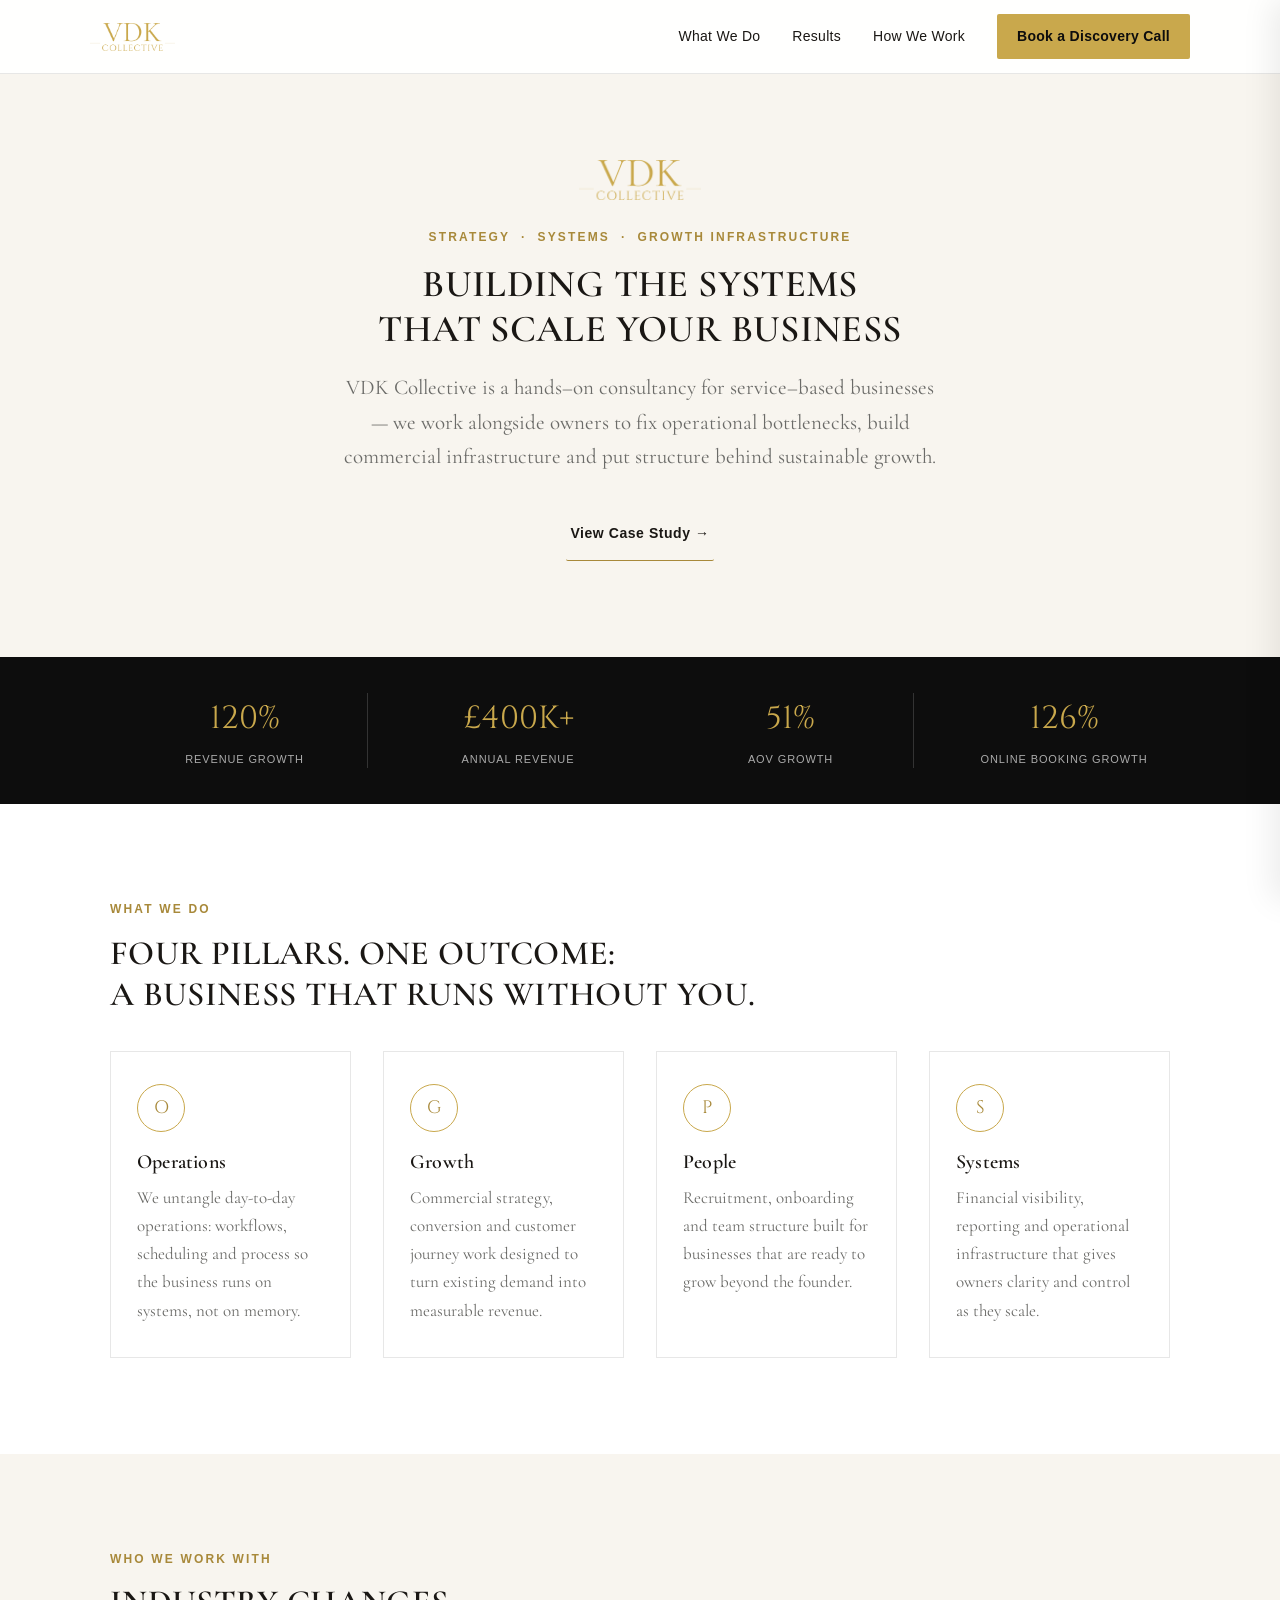
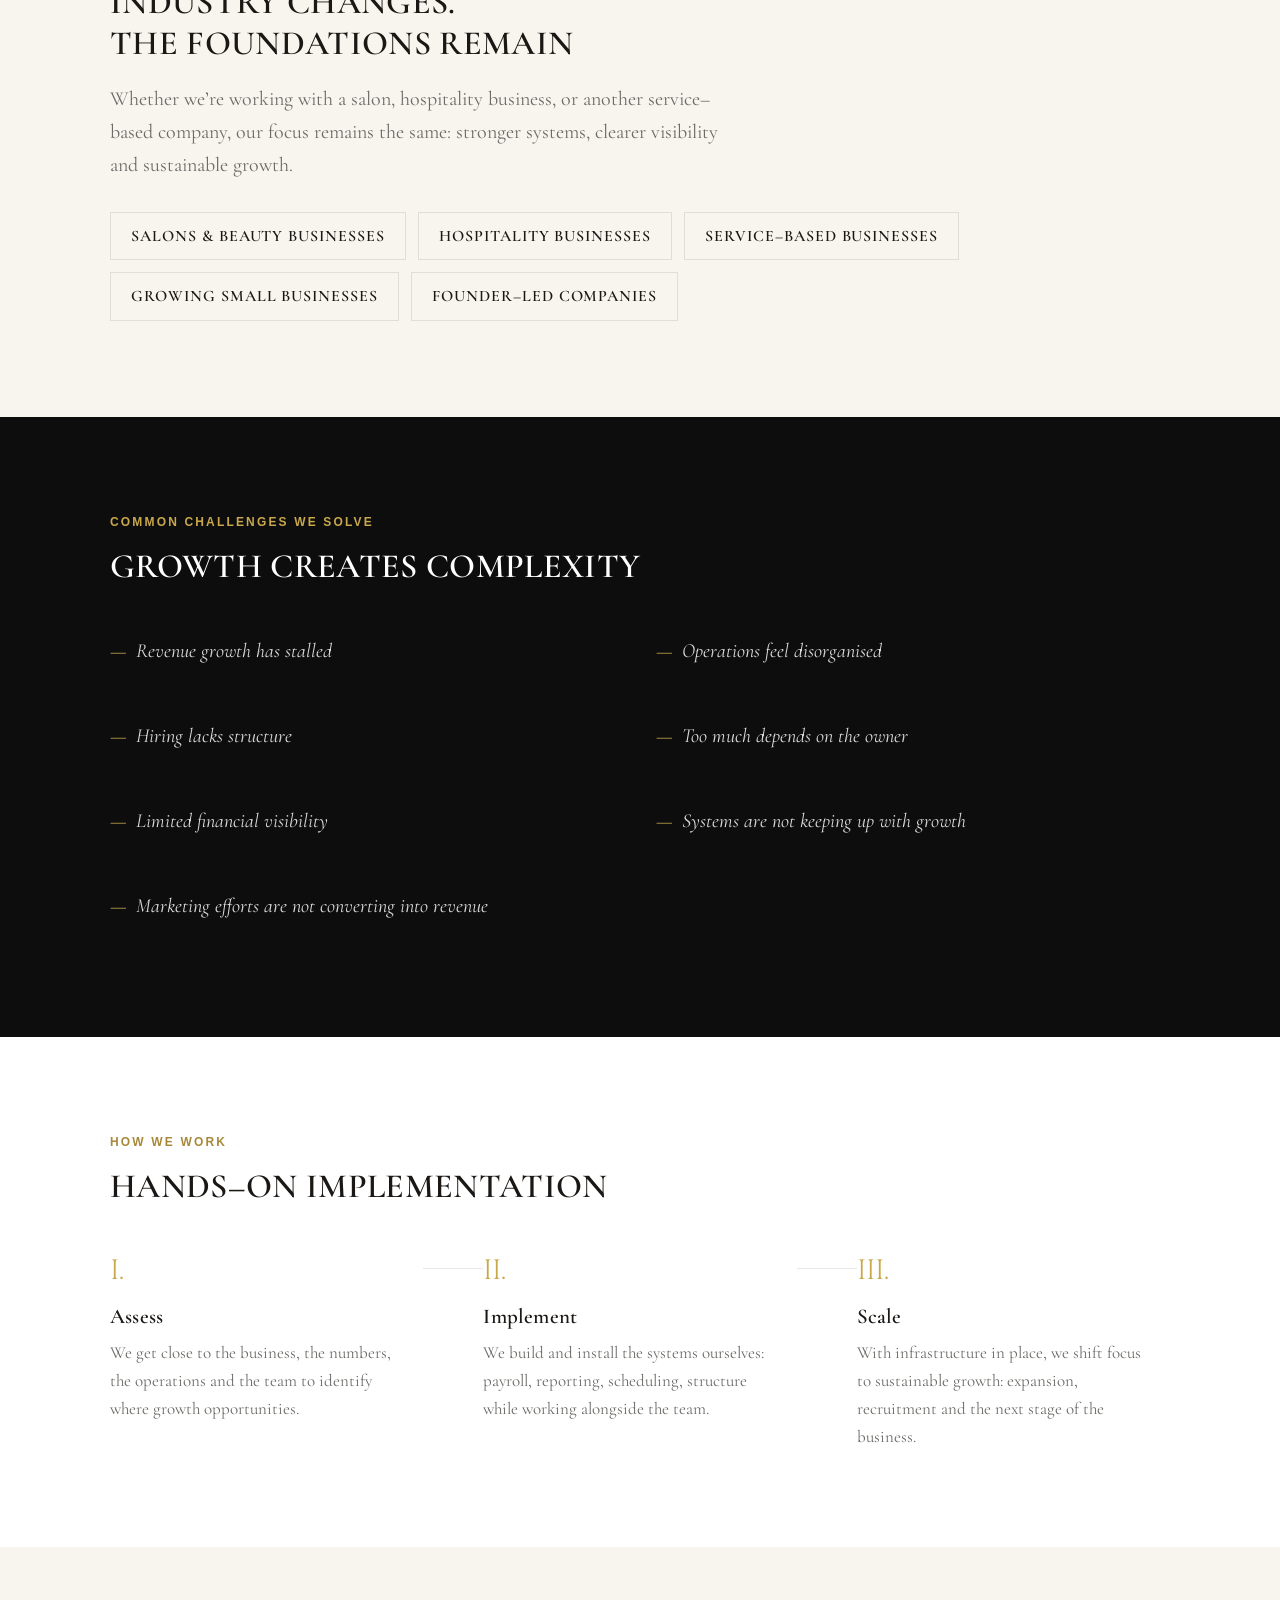
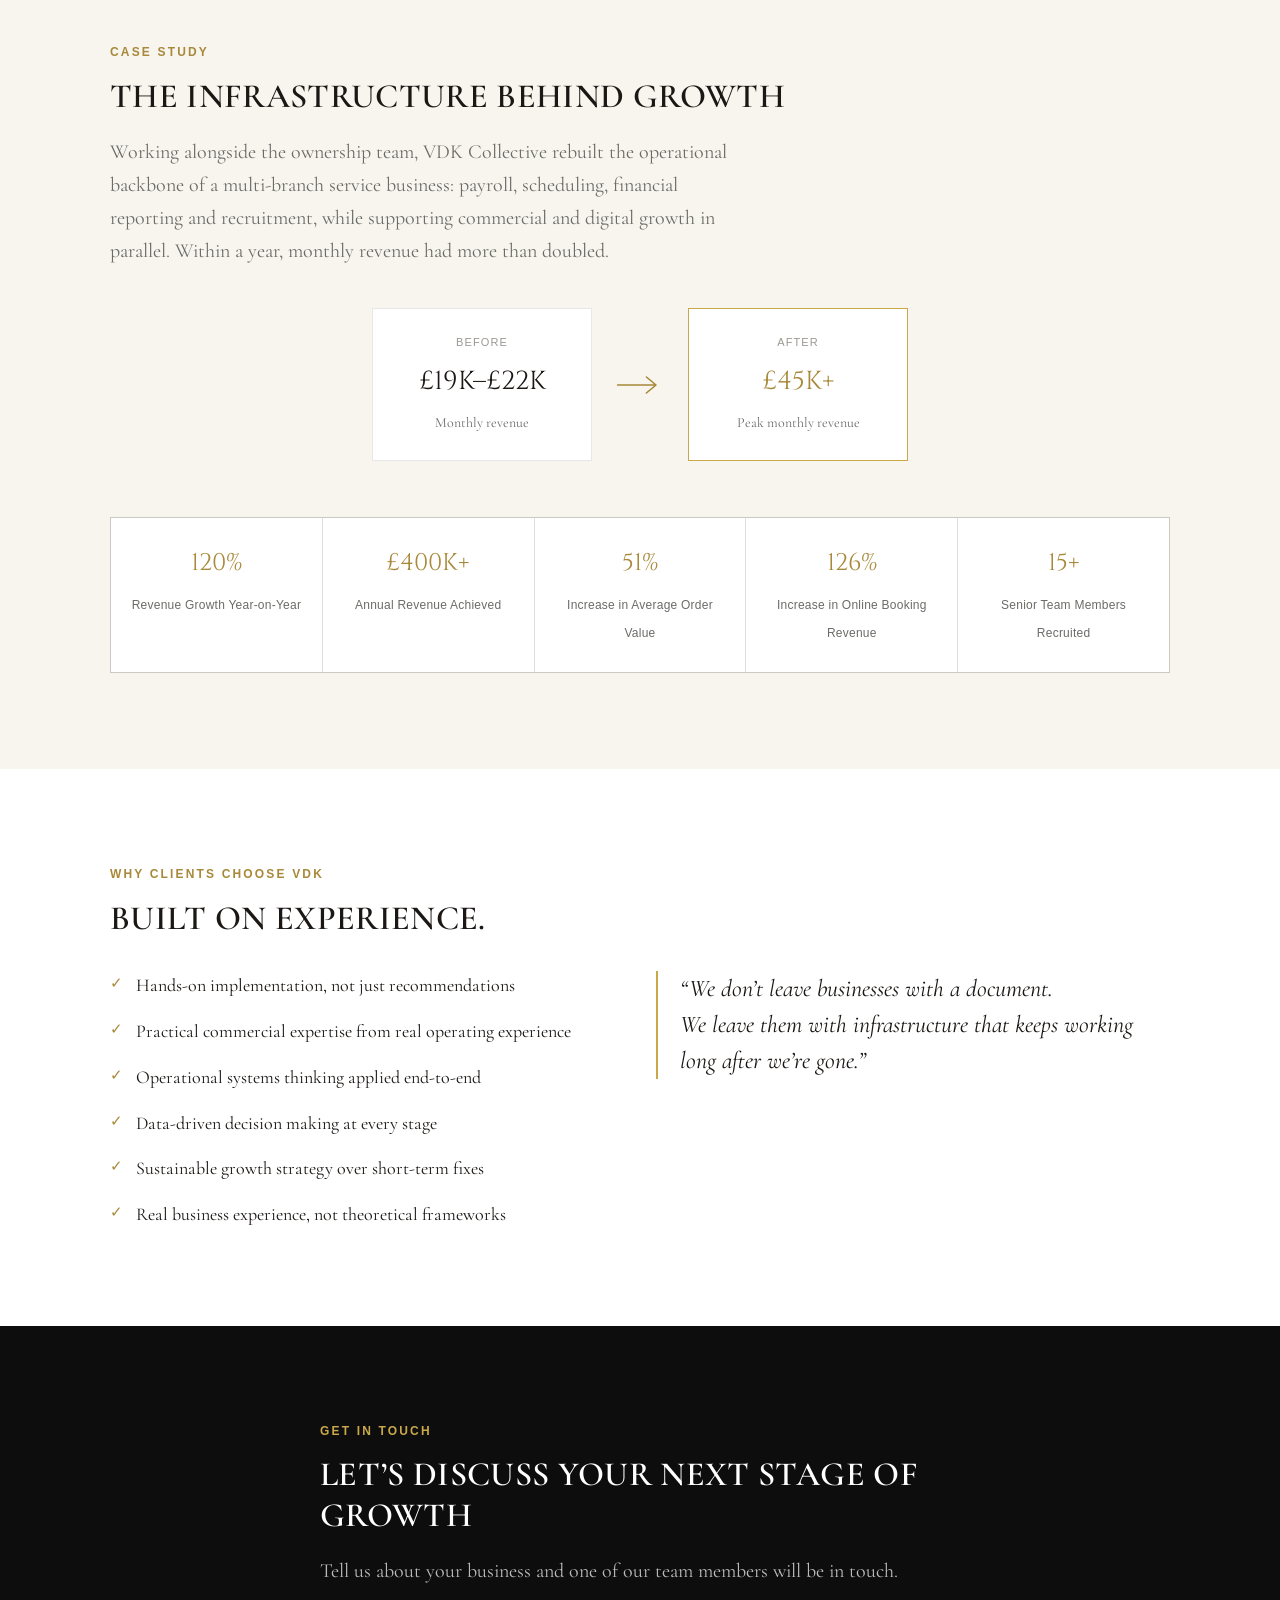
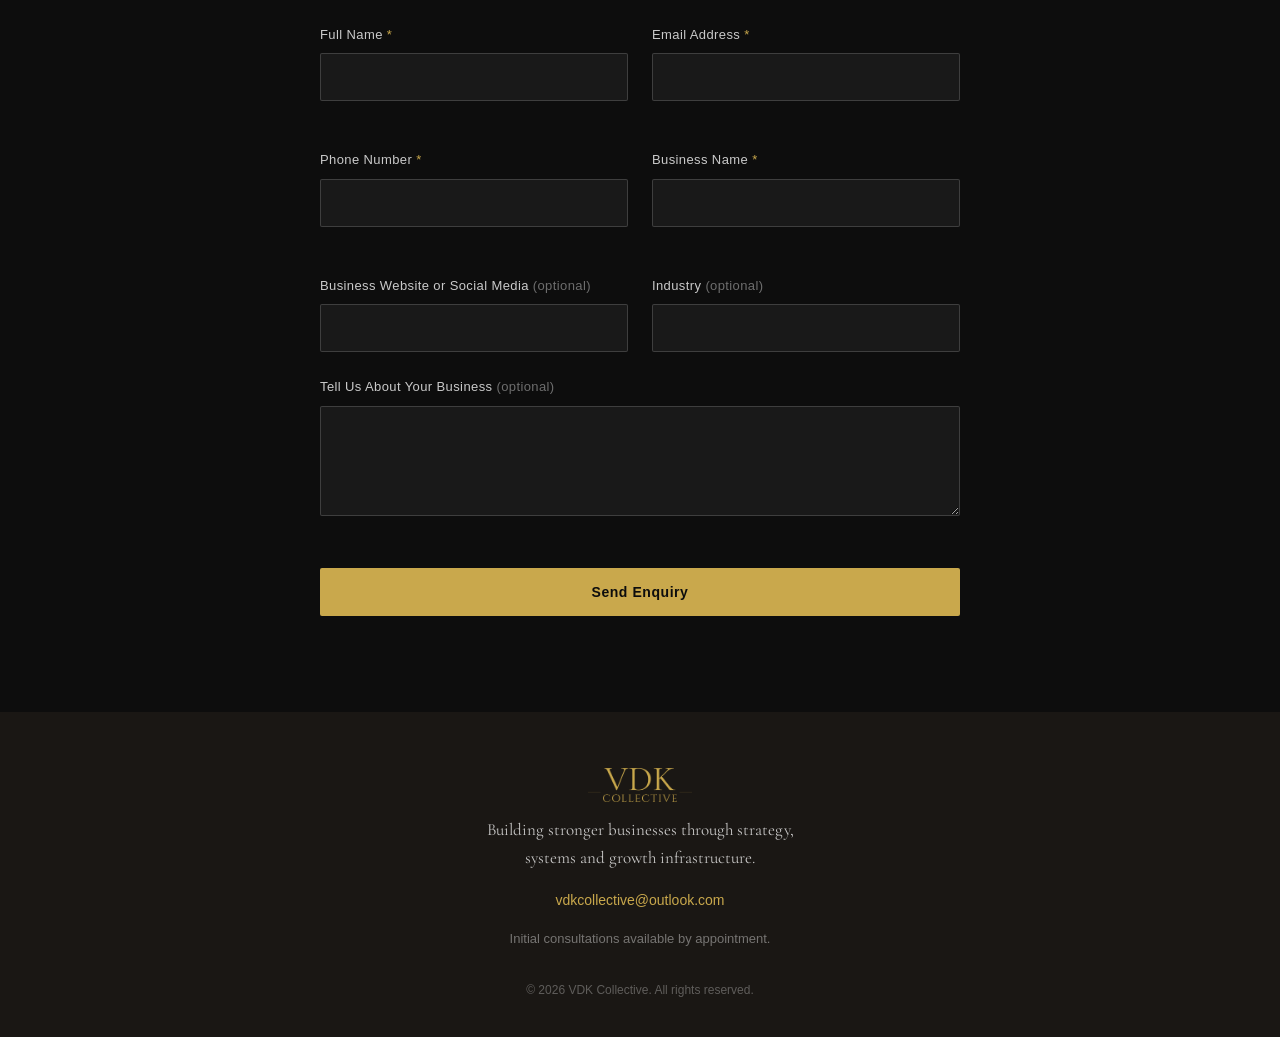
<file: index.html>
<!DOCTYPE html>
<html lang="en">
<head>
  <meta charset="UTF-8">
  <meta name="viewport" content="width=device-width, initial-scale=1, viewport-fit=cover">
  <title>VDK Collective — Building Stronger Businesses</title>
  <meta name="description" content="VDK Collective helps service-based businesses scale through stronger operations, systems and commercial strategy — hands-on implementation, not just recommendations.">
  <link rel="preconnect" href="https://fonts.googleapis.com">
  <link rel="preconnect" href="https://fonts.gstatic.com" crossorigin>
  <link href="https://fonts.googleapis.com/css2?family=Cinzel:wght@400;500;600;700&family=Cormorant+Garamond:ital,wght@0,400;0,500;0,600;1,400;1,500&display=swap" rel="stylesheet">

  <style>
  /* ============================================================
     VDK COLLECTIVE — STYLES
     Mobile-first: base rules target mobile, then progressively
     enhanced at 768px (tablet) and 1024px (desktop).
     ============================================================ */

  :root {
    --gold: #C9A84C;
    --gold-deep: #A8893A;
    --gold-soft: #DCC07A;
    --charcoal: #1A1714;
    --black: #0D0D0D;
    --cream: #F8F5EF;
    --white: #FFFFFF;
    --grey: #6B6B68;
    --grey-light: #9B9893;
    --border: rgba(26, 23, 20, 0.1);
    --border-light: rgba(255, 255, 255, 0.16);

    --font-display: 'Cinzel', serif;
    --font-body: 'Cormorant Garamond', serif;
    --font-ui: -apple-system, BlinkMacSystemFont, 'Segoe UI', Roboto, sans-serif;

    --container: 1140px;
    --radius: 2px;
    --ease: cubic-bezier(0.16, 1, 0.3, 1);
  }

  * { box-sizing: border-box; }
  [hidden] { display: none !important; }

  html {
    scroll-behavior: smooth;
    -webkit-text-size-adjust: 100%;
  }

  @media (prefers-reduced-motion: reduce) {
    html { scroll-behavior: auto; }
    *, *::before, *::after {
      animation-duration: 0.01ms !important;
      animation-iteration-count: 1 !important;
      transition-duration: 0.01ms !important;
    }
  }

  body {
    margin: 0;
    background: var(--white);
    color: var(--charcoal);
    font-family: var(--font-body);
    font-size: 17px;
    line-height: 1.65;
    overflow-x: hidden;
    -webkit-font-smoothing: antialiased;
  }

  img { max-width: 100%; display: block; }
  a { color: inherit; text-decoration: none; }

  h1, h2, h3 {
    font-family: var(--font-body);
    font-weight: 600;
    line-height: 1.2;
    margin: 0;
    letter-spacing: 0.01em;
  }

  p { margin: 0; }
  ul { margin: 0; padding: 0; list-style: none; }
  button { font-family: inherit; cursor: pointer; border: none; background: none; }
  input, textarea { font-family: var(--font-ui); font-size: 16px; }

  .skip-link {
    position: absolute; left: -999px; top: 0;
    background: var(--charcoal); color: var(--white);
    padding: 10px 16px; z-index: 999;
  }
  .skip-link:focus { left: 8px; top: 8px; }
  :focus-visible { outline: 2px solid var(--gold-deep); outline-offset: 3px; }

  /* ---------- LAYOUT ---------- */
  .section { padding: 64px 0; }
  .section-inner { max-width: var(--container); margin: 0 auto; padding: 0 24px; }
  .section-inner--narrow { max-width: 720px; }
  .section--cream { background: var(--cream); }
  .section--dark { background: var(--black); color: var(--white); }

  .eyebrow {
    font-family: var(--font-ui); font-size: 12px;
    letter-spacing: 0.18em; text-transform: uppercase;
    color: var(--gold-deep); font-weight: 600; margin: 0 0 14px;
  }
  .eyebrow--light { color: var(--gold); }

  .section-heading { font-size: 30px; margin-bottom: 18px; }
  .section-heading--light { color: var(--white); }

  .section-lead { font-size: 19px; color: var(--grey); max-width: 640px; margin-bottom: 28px; }
  .section-lead--light { color: rgba(255,255,255,0.72); }

  /* ---------- SCROLL REVEAL ---------- */
  .reveal {
    opacity: 0; transform: translateY(18px);
    transition: opacity 0.7s var(--ease), transform 0.7s var(--ease);
  }
  .reveal.is-visible { opacity: 1; transform: translateY(0); }

  /* ---------- LOGO ---------- */
  .logo { display: inline-flex; align-items: center; }
  .logo-img { height: 28px; width: auto; }
  .logo--footer .logo-img { height: 34px; }
  .hero-logo { height: 40px; width: auto; margin: 0 auto 28px; }

  /* ---------- NAVIGATION ---------- */
  .site-header {
    position: fixed; top: 0; left: 0; right: 0; z-index: 100;
    background: rgba(255,255,255,0.92); backdrop-filter: blur(10px);
    border-bottom: 1px solid var(--border);
    transition: box-shadow 0.3s var(--ease);
  }
  .site-header.is-scrolled { box-shadow: 0 2px 18px rgba(0,0,0,0.06); }

  .nav-inner {
    max-width: var(--container); margin: 0 auto; padding: 14px 20px;
    display: flex; align-items: center; justify-content: space-between;
  }
  .nav-links { display: none; }

  .nav-toggle {
    width: 40px; height: 40px; display: flex;
    flex-direction: column; align-items: center; justify-content: center; gap: 5px;
  }
  .nav-toggle span {
    width: 22px; height: 2px; background: var(--charcoal);
    transition: transform 0.3s var(--ease), opacity 0.3s var(--ease);
  }
  .nav-toggle[aria-expanded="true"] span:nth-child(1) { transform: translateY(7px) rotate(45deg); }
  .nav-toggle[aria-expanded="true"] span:nth-child(2) { opacity: 0; }
  .nav-toggle[aria-expanded="true"] span:nth-child(3) { transform: translateY(-7px) rotate(-45deg); }

  .mobile-nav {
    position: fixed; top: 0; right: 0; height: 100vh;
    width: min(78vw, 320px); background: var(--white);
    box-shadow: -8px 0 30px rgba(0,0,0,0.08);
    padding: 96px 28px 40px; display: flex; flex-direction: column; gap: 26px;
    transform: translateX(100%); transition: transform 0.4s var(--ease); z-index: 99;
  }
  .mobile-nav.is-open { transform: translateX(0); }
  .mobile-nav a { font-family: var(--font-display); font-size: 16px; letter-spacing: 0.04em; color: var(--charcoal); }
  .mobile-nav .nav-cta { margin-top: 12px; color: var(--gold-deep); font-weight: 600; }

  .nav-scrim {
    position: fixed; inset: 0; background: rgba(13,13,13,0.4); z-index: 98;
    opacity: 0; pointer-events: none; transition: opacity 0.3s var(--ease);
  }
  .nav-scrim.is-open { opacity: 1; pointer-events: auto; }

  /* ---------- BUTTONS ---------- */
  .btn {
    display: inline-flex; align-items: center; justify-content: center; gap: 8px;
    font-family: var(--font-ui); font-size: 14px; letter-spacing: 0.04em; font-weight: 600;
    padding: 15px 28px; border-radius: var(--radius); min-height: 48px; white-space: nowrap;
    transition: transform 0.25s var(--ease), background 0.25s var(--ease), color 0.25s var(--ease);
  }
  .btn-primary { background: var(--gold); color: var(--black); }
  .btn-primary:hover { background: var(--gold-deep); transform: translateY(-1px); }
  .btn-primary:active { transform: translateY(0); }
  .btn-text { color: var(--charcoal); border-bottom: 1px solid var(--gold-deep); padding: 15px 4px; }
  .btn-text:hover { color: var(--gold-deep); }
  .hero-actions { display: flex; flex-direction: column; gap: 16px; align-items: center; justify-content: center; }

  /* ---------- HERO ---------- */
  .hero { padding: 130px 0 72px; background: var(--cream); text-align: center; }
  .hero-inner { max-width: 640px; margin: 0 auto; padding: 0 24px; }
  .hero-headline { font-size: 24px; margin-bottom: 18px; letter-spacing: 0.01em; }
  .hero-sub { font-size: 17px; color: var(--grey); margin-bottom: 32px; }

  /* ---------- TRUST BAR ---------- */
  .trust-bar { background: var(--black); padding: 36px 0; }
  .trust-inner {
    max-width: var(--container); margin: 0 auto; padding: 0 24px;
    display: grid; grid-template-columns: 1fr 1fr; gap: 28px;
  }
  .trust-stat {
    display: flex; flex-direction: column; align-items: center; text-align: center;
    border-left: 1px solid var(--border-light); padding-left: 16px;
  }
  .trust-stat:nth-child(odd) { border-left: none; }
  .trust-number { font-family: var(--font-display); font-size: 26px; color: var(--gold); margin-bottom: 4px; }
  .trust-label { font-family: var(--font-ui); font-size: 11px; letter-spacing: 0.08em; text-transform: uppercase; color: rgba(255,255,255,0.65); }

  /* ---------- PILLARS ---------- */
  .pillar-grid { display: grid; grid-template-columns: 1fr; gap: 28px; margin-top: 36px; }
  .pillar-card {
    border: 1px solid var(--border); padding: 32px 26px;
    transition: border-color 0.3s var(--ease), transform 0.3s var(--ease);
  }
  .pillar-card:hover { border-color: var(--gold); transform: translateY(-3px); }
  .pillar-mark {
    display: inline-flex; align-items: center; justify-content: center;
    width: 48px; height: 48px; border: 1px solid var(--gold); border-radius: 50%;
    font-family: var(--font-display); font-size: 18px; color: var(--gold-deep); margin-bottom: 18px;
  }
  .pillar-card h3 { font-size: 20px; margin-bottom: 10px; }
  .pillar-card p { color: var(--grey); font-size: 17px; }

  /* ---------- WHO WE WORK WITH ---------- */
  .who-list { display: flex; flex-direction: column; gap: 0; margin-top: 30px; border-top: 1px solid var(--border); }
  .who-list li {
    font-family: var(--font-body); font-size: 18px; font-weight: 600;
    text-transform: uppercase; letter-spacing: 0.06em;
    padding: 18px 0 18px 24px; border-bottom: 1px solid var(--border); position: relative;
  }
  .who-list li::before {
    content: ''; position: absolute; left: 0; top: 50%; transform: translateY(-50%);
    width: 10px; height: 1px; background: var(--gold-deep);
  }

  /* ---------- CHALLENGES ---------- */
  .challenge-list { display: flex; flex-direction: column; gap: 0; margin-top: 30px; border-top: 1px solid var(--border-light); }
  .challenge-list li {
    font-family: var(--font-body); font-style: italic; font-size: 20px;
    padding: 18px 0 18px 26px; border-bottom: 1px solid var(--border-light);
    position: relative; color: rgba(255,255,255,0.85);
  }
  .challenge-list li::before { content: '—'; position: absolute; left: 0; color: var(--gold); }

  /* ---------- PROCESS ---------- */
  .process { display: flex; flex-direction: column; gap: 0; margin-top: 40px; }
  .process-step { padding: 8px 0 32px; }
  .process-index { display: block; font-family: var(--font-display); font-size: 28px; color: var(--gold); margin-bottom: 10px; }
  .process-step h3 { font-size: 21px; margin-bottom: 10px; }
  .process-step p { color: var(--grey); font-size: 17px; max-width: 480px; }
  .process-connector { width: 1px; height: 32px; background: var(--border); margin-left: 2px; }

  /* ---------- CASE STUDY ---------- */
  .before-after {
    display: flex; align-items: center; justify-content: center;
    gap: 14px; margin: 40px 0 56px; flex-wrap: wrap;
  }
  .ba-card {
    flex: 1; min-width: 140px; max-width: 220px;
    border: 1px solid var(--border); padding: 24px 18px; text-align: center; background: var(--white);
  }
  .ba-after { border-color: var(--gold); }
  .ba-label { display: block; font-family: var(--font-ui); font-size: 11px; letter-spacing: 0.1em; text-transform: uppercase; color: var(--grey-light); margin-bottom: 10px; }
  .ba-figure { display: block; font-family: var(--font-display); font-size: 26px; color: var(--charcoal); margin-bottom: 4px; }
  .ba-after .ba-figure { color: var(--gold-deep); }
  .ba-sub { font-size: 14px; color: var(--grey); }
  .ba-arrow { width: 36px; height: 16px; flex-shrink: 0; }
  .ba-arrow path { fill: none; stroke: var(--gold-deep); stroke-width: 2; stroke-linecap: round; stroke-linejoin: round; }

  .results-grid {
    display: grid; grid-template-columns: 1fr 1fr;
    gap: 1px; background: var(--border); border: 1px solid var(--border);
  }
  .result-tile:last-child { grid-column: 1 / -1; }
  .result-tile { background: var(--white); padding: 26px 18px; text-align: center; }
  .result-number { display: block; font-family: var(--font-display); font-size: 24px; color: var(--gold-deep); margin-bottom: 6px; }
  .result-label { font-family: var(--font-ui); font-size: 12px; letter-spacing: 0.02em; color: var(--grey); line-height: 1.4; }

  /* ---------- WHY VDK ---------- */
  .why-grid { display: flex; flex-direction: column; gap: 36px; margin-top: 32px; }
  .why-list { display: flex; flex-direction: column; gap: 16px; }
  .why-list li { font-size: 18px; padding-left: 26px; position: relative; }
  .why-list li::before { content: '✓'; position: absolute; left: 0; color: var(--gold-deep); font-size: 15px; }
  .pull-quote {
    font-family: var(--font-body); font-style: italic; font-size: 22px;
    line-height: 1.5; color: var(--charcoal); border-left: 2px solid var(--gold);
    padding-left: 22px; margin: 0;
  }

  /* ---------- CONTACT / FORM ---------- */
  .enquiry-form { margin-top: 36px; display: grid; grid-template-columns: 1fr; gap: 20px; }
  .field { display: flex; flex-direction: column; gap: 8px; }
  .field--full { grid-column: 1 / -1; }
  .field label { font-family: var(--font-ui); font-size: 13px; letter-spacing: 0.03em; color: rgba(255,255,255,0.78); }
  .req { color: var(--gold); }
  .opt { color: rgba(255,255,255,0.4); font-style: normal; }
  .field input, .field textarea {
    background: rgba(255,255,255,0.05); border: 1px solid var(--border-light);
    color: var(--white); padding: 14px 16px; border-radius: var(--radius); min-height: 48px;
    transition: border-color 0.25s var(--ease), background 0.25s var(--ease);
  }
  .field textarea { min-height: 110px; resize: vertical; }
  .field input::placeholder, .field textarea::placeholder { color: rgba(255,255,255,0.3); }
  .field input:focus, .field textarea:focus {
    border-color: var(--gold); background: rgba(255,255,255,0.08); outline: none;
  }
  .field input.has-error, .field textarea.has-error { border-color: #C97A4C; }
  .error-msg { font-family: var(--font-ui); font-size: 13px; color: #E0A06B; min-height: 16px; }

  .btn-submit { width: 100%; position: relative; margin-top: 4px; }
  .btn-spinner {
    width: 16px; height: 16px;
    border: 2px solid rgba(13,13,13,0.25); border-top-color: var(--black);
    border-radius: 50%; display: none; animation: spin 0.7s linear infinite;
  }
  .btn-submit.is-loading .btn-label { opacity: 0.6; }
  .btn-submit.is-loading .btn-spinner { display: inline-block; }
  @keyframes spin { to { transform: rotate(360deg); } }

  .success-message {
    margin-top: 36px; text-align: center; padding: 40px 24px;
    border: 1px solid var(--gold); background: rgba(201,168,76,0.06);
  }
  .success-mark {
    display: inline-flex; align-items: center; justify-content: center;
    width: 44px; height: 44px; border-radius: 50%; border: 1px solid var(--gold);
    color: var(--gold); font-size: 18px; margin-bottom: 16px;
  }
  .success-message p { font-family: var(--font-body); font-size: 19px; color: var(--white); max-width: 380px; margin: 0 auto; }

  /* ---------- FOOTER ---------- */
  .site-footer { background: var(--charcoal); color: rgba(255,255,255,0.6); padding: 56px 0 36px; text-align: center; }
  .footer-inner {
    max-width: 480px; margin: 0 auto; padding: 0 24px;
    display: flex; flex-direction: column; align-items: center; gap: 14px;
  }
  .footer-tagline { font-size: 17px; color: rgba(255,255,255,0.75); max-width: 320px; }
  .footer-email a { color: var(--gold); font-family: var(--font-ui); font-size: 14px; }
  .footer-note { font-family: var(--font-ui); font-size: 13px; color: rgba(255,255,255,0.4); }
  .footer-copy { font-family: var(--font-ui); font-size: 12px; color: rgba(255,255,255,0.3); margin-top: 18px; }

  /* ---------- BACK TO TOP ---------- */
  .back-to-top {
    position: fixed; bottom: 22px; right: 22px;
    width: 46px; height: 46px; background: var(--charcoal);
    border-radius: 50%; display: flex; align-items: center; justify-content: center;
    z-index: 90; opacity: 0; transform: translateY(10px);
    transition: opacity 0.3s var(--ease), transform 0.3s var(--ease);
  }
  .back-to-top.is-visible { opacity: 1; transform: translateY(0); }
  .back-to-top svg {
    width: 18px; height: 18px; fill: none; stroke: var(--gold);
    stroke-width: 2; stroke-linecap: round; stroke-linejoin: round;
  }

  /* ============================================================
     TABLET — 768px+
     ============================================================ */
  @media (min-width: 768px) {
    .section { padding: 96px 0; }
    .section-inner { padding: 0 40px; }

    .nav-links {
      display: flex; align-items: center; gap: 32px;
      font-family: var(--font-ui); font-size: 14px; letter-spacing: 0.02em;
    }
    .nav-links a:not(.nav-cta):hover { color: var(--gold-deep); }
    .nav-cta {
      background: var(--gold); color: var(--black);
      padding: 11px 20px; border-radius: var(--radius); font-weight: 600;
      transition: background 0.25s var(--ease);
    }
    .nav-cta:hover { background: var(--gold-deep); }
    .nav-toggle { display: none; }

    .hero { padding: 160px 0 96px; }
    .hero-headline { font-size: 32px; }
    .hero-sub { font-size: 21px; }
    .hero-actions { flex-direction: row; gap: 24px; justify-content: center; }

    .trust-inner { grid-template-columns: repeat(4, 1fr); gap: 0; }
    .trust-stat { border-left: 1px solid var(--border-light); padding-left: 28px; }
    .trust-stat:first-child { border-left: none; }
    .trust-number { font-size: 32px; }

    .section-heading { font-size: 30px; }
    .section-lead { font-size: 20px; }

    .pillar-grid { grid-template-columns: repeat(2, 1fr); gap: 32px; }

    .process { flex-direction: row; align-items: flex-start; gap: 0; }
    .process-step { flex: 1; padding: 0 24px 0 0; }
    .process-connector { width: 60px; height: 1px; margin: 20px 0 0; }

    .before-after { gap: 24px; }
    .ba-arrow { width: 48px; height: 20px; }

    .results-grid { grid-template-columns: repeat(5, 1fr); }
    .result-tile:last-child { grid-column: auto; }

    .why-grid { flex-direction: row; gap: 56px; align-items: flex-start; }
    .why-list { flex: 1; }
    .pull-quote { flex: 1; font-size: 24px; }

    .enquiry-form { grid-template-columns: 1fr 1fr; gap: 24px; }
    .btn-submit { width: auto; min-width: 220px; }
  }

  /* ============================================================
     DESKTOP — 1024px+
     ============================================================ */
  @media (min-width: 1024px) {
    .hero-headline { font-size: 38px; }
    .section-heading { font-size: 34px; }
    .pillar-grid { grid-template-columns: repeat(4, 1fr); }

    .who-list { flex-direction: row; flex-wrap: wrap; border-top: none; gap: 12px; }
    .who-list li { border: 1px solid var(--border); padding: 10px 20px; font-size: 16px; }
    .who-list li::before { display: none; }

    .challenge-list { flex-direction: row; flex-wrap: wrap; border-top: none; gap: 16px 32px; }
    .challenge-list li { border-bottom: none; width: calc(50% - 16px); padding-left: 26px; }
  }
  </style>
</head>
<body>

  <a class="skip-link" href="#contact">Skip to contact form</a>

  <!-- NAVIGATION -->
  <header class="site-header" id="siteHeader">
    <div class="nav-inner">
      <a href="#top" class="logo logo--nav" aria-label="VDK Collective — home">
        <img src="[data-uri]" alt="VDK Collective" width="1000" height="329" class="logo-img">
      </a>
      <nav class="nav-links" aria-label="Primary">
        <a href="#what-we-do">What We Do</a>
        <a href="#results">Results</a>
        <a href="#how-we-work">How We Work</a>
        <a href="#contact" class="nav-cta">Book a Discovery Call</a>
      </nav>
      <button class="nav-toggle" id="navToggle" aria-label="Open menu" aria-expanded="false" aria-controls="mobileNav">
        <span></span><span></span><span></span>
      </button>
    </div>
    <div class="mobile-nav" id="mobileNav" aria-hidden="true">
      <a href="#what-we-do">What We Do</a>
      <a href="#who-we-work-with">Who We Work With</a>
      <a href="#results">Results</a>
      <a href="#how-we-work">How We Work</a>
      <a href="#why-vdk">Why VDK</a>
      <a href="#contact" class="nav-cta">Book a Discovery Call</a>
    </div>
  </header>

  <main id="top">

    <!-- HERO -->
    <section class="hero" id="hero">
      <div class="hero-inner reveal">
        <img src="[data-uri]" alt="VDK Collective" width="1000" height="329" class="logo-img hero-logo">
        <p class="eyebrow">Strategy &nbsp;&middot;&nbsp; Systems &nbsp;&middot;&nbsp; Growth Infrastructure</p>
        <h1 class="hero-headline">BUILDING THE SYSTEMS<br>THAT SCALE YOUR BUSINESS</h1>
        <p class="hero-sub">VDK Collective is a hands&ndash;on consultancy for service&ndash;based businesses &mdash;
          we work alongside owners to fix operational bottlenecks, build commercial infrastructure
          and put structure behind sustainable growth.</p>
        <div class="hero-actions">
          <a href="#results" class="btn btn-text">View Case Study &rarr;</a>
        </div>
      </div>
    </section>

    <!-- TRUST BAR -->
    <section class="trust-bar reveal" aria-label="Headline results">
      <div class="trust-inner">
        <div class="trust-stat">
          <span class="trust-number">120%</span>
          <span class="trust-label">Revenue Growth</span>
        </div>
        <div class="trust-stat">
          <span class="trust-number">&pound;400K+</span>
          <span class="trust-label">Annual Revenue</span>
        </div>
        <div class="trust-stat">
          <span class="trust-number">51%</span>
          <span class="trust-label">AOV Growth</span>
        </div>
        <div class="trust-stat">
          <span class="trust-number">126%</span>
          <span class="trust-label">Online Booking Growth</span>
        </div>
      </div>
    </section>

    <!-- WHAT WE DO -->
    <section class="section" id="what-we-do">
      <div class="section-inner">
        <p class="eyebrow reveal">What We Do</p>
        <h2 class="section-heading reveal">FOUR PILLARS. ONE OUTCOME:<br>A BUSINESS THAT RUNS WITHOUT YOU.</h2>
        <div class="pillar-grid">
          <article class="pillar-card reveal">
            <span class="pillar-mark">O</span>
            <h3>Operations</h3>
            <p>We untangle day-to-day operations: workflows, scheduling and process so the business runs on systems, not on memory.</p>
          </article>
          <article class="pillar-card reveal">
            <span class="pillar-mark">G</span>
            <h3>Growth</h3>
            <p>Commercial strategy, conversion and customer journey work designed to turn existing demand into measurable revenue.</p>
          </article>
          <article class="pillar-card reveal">
            <span class="pillar-mark">P</span>
            <h3>People</h3>
            <p>Recruitment, onboarding and team structure built for businesses that are ready to grow beyond the founder.</p>
          </article>
          <article class="pillar-card reveal">
            <span class="pillar-mark">S</span>
            <h3>Systems</h3>
            <p>Financial visibility, reporting and operational infrastructure that gives owners clarity and control as they scale.</p>
          </article>
        </div>
      </div>
    </section>

    <!-- WHO WE WORK WITH -->
    <section class="section section--cream" id="who-we-work-with">
      <div class="section-inner">
        <p class="eyebrow reveal">Who We Work With</p>
        <h2 class="section-heading reveal">INDUSTRY CHANGES.<br>THE FOUNDATIONS REMAIN</h2>
        <p class="section-lead reveal">Whether we&rsquo;re working with a salon, hospitality business,
          or another service&ndash;based company, our focus remains the same: stronger systems, clearer
          visibility and sustainable growth.</p>
        <ul class="who-list reveal">
          <li>Salons &amp; Beauty Businesses</li>
          <li>Hospitality Businesses</li>
          <li>Service&ndash;Based Businesses</li>
          <li>Growing Small Businesses</li>
          <li>Founder&ndash;Led Companies</li>
        </ul>
      </div>
    </section>

    <!-- CHALLENGES -->
    <section class="section section--dark" id="challenges">
      <div class="section-inner">
        <p class="eyebrow eyebrow--light reveal">Common Challenges We Solve</p>
        <h2 class="section-heading section-heading--light reveal">GROWTH CREATES COMPLEXITY</h2>
        <ul class="challenge-list reveal">
          <li>Revenue growth has stalled</li>
          <li>Operations feel disorganised</li>
          <li>Hiring lacks structure</li>
          <li>Too much depends on the owner</li>
          <li>Limited financial visibility</li>
          <li>Systems are not keeping up with growth</li>
          <li>Marketing efforts are not converting into revenue</li>
        </ul>
      </div>
    </section>

    <!-- HOW WE WORK -->
    <section class="section" id="how-we-work">
      <div class="section-inner">
        <p class="eyebrow reveal">How We Work</p>
        <h2 class="section-heading reveal">HANDS&ndash;ON IMPLEMENTATION</h2>
        <div class="process">
          <div class="process-step reveal">
            <span class="process-index">I.</span>
            <h3>Assess</h3>
            <p>We get close to the business, the numbers, the operations and the team to identify where growth opportunities.</p>
          </div>
          <div class="process-connector" aria-hidden="true"></div>
          <div class="process-step reveal">
            <span class="process-index">II.</span>
            <h3>Implement</h3>
            <p>We build and install the systems ourselves: payroll, reporting, scheduling, structure while working alongside the team.</p>
          </div>
          <div class="process-connector" aria-hidden="true"></div>
          <div class="process-step reveal">
            <span class="process-index">III.</span>
            <h3>Scale</h3>
            <p>With infrastructure in place, we shift focus to sustainable growth: expansion, recruitment and the next stage of the business.</p>
          </div>
        </div>
      </div>
    </section>

    <!-- CASE STUDY -->
    <section class="section section--cream" id="results">
      <div class="section-inner">
        <p class="eyebrow reveal">Case Study</p>
        <h2 class="section-heading reveal">THE INFRASTRUCTURE BEHIND GROWTH</h2>
        <p class="section-lead reveal">Working alongside the ownership team, VDK Collective rebuilt the
          operational backbone of a multi-branch service business: payroll, scheduling, financial
          reporting and recruitment, while supporting commercial and digital growth in parallel.
          Within a year, monthly revenue had more than doubled.</p>

        <div class="before-after reveal">
          <div class="ba-card ba-before">
            <span class="ba-label">Before</span>
            <span class="ba-figure">&pound;19K&ndash;&pound;22K</span>
            <span class="ba-sub">Monthly revenue</span>
          </div>
          <svg class="ba-arrow" viewBox="0 0 60 24" aria-hidden="true">
            <path d="M2,12 H50 M38,2 L50,12 L38,22" />
          </svg>
          <div class="ba-card ba-after">
            <span class="ba-label">After</span>
            <span class="ba-figure">&pound;45K+</span>
            <span class="ba-sub">Peak monthly revenue</span>
          </div>
        </div>

        <div class="results-grid reveal">
          <div class="result-tile">
            <span class="result-number">120%</span>
            <span class="result-label">Revenue Growth Year-on-Year</span>
          </div>
          <div class="result-tile">
            <span class="result-number">&pound;400K+</span>
            <span class="result-label">Annual Revenue Achieved</span>
          </div>
          <div class="result-tile">
            <span class="result-number">51%</span>
            <span class="result-label">Increase in Average Order Value</span>
          </div>
          <div class="result-tile">
            <span class="result-number">126%</span>
            <span class="result-label">Increase in Online Booking Revenue</span>
          </div>
          <div class="result-tile">
            <span class="result-number">15+</span>
            <span class="result-label">Senior Team Members Recruited</span>
          </div>
        </div>
      </div>
    </section>

    <!-- WHY VDK -->
    <section class="section" id="why-vdk">
      <div class="section-inner">
        <p class="eyebrow reveal">Why Clients Choose VDK</p>
        <h2 class="section-heading reveal">BUILT ON EXPERIENCE.</h2>
        <div class="why-grid">
          <ul class="why-list reveal">
            <li>Hands-on implementation, not just recommendations</li>
            <li>Practical commercial expertise from real operating experience</li>
            <li>Operational systems thinking applied end-to-end</li>
            <li>Data-driven decision making at every stage</li>
            <li>Sustainable growth strategy over short-term fixes</li>
            <li>Real business experience, not theoretical frameworks</li>
          </ul>
          <blockquote class="pull-quote reveal">
            &ldquo;We don&rsquo;t leave businesses with a document.<br>We leave them with infrastructure
            that keeps working long after we&rsquo;re gone.&rdquo;
          </blockquote>
        </div>
      </div>
    </section>

    <!-- CONTACT -->
    <section class="section section--dark" id="contact">
      <div class="section-inner section-inner--narrow">
        <p class="eyebrow eyebrow--light reveal">Get In Touch</p>
        <h2 class="section-heading section-heading--light reveal">LET&rsquo;S DISCUSS YOUR NEXT STAGE OF GROWTH</h2>
        <p class="section-lead section-lead--light reveal">Tell us about your business and one of our team members will be in touch.</p>

        <!--
          Netlify Forms — Netlify detects the data-netlify attribute at deploy time
          and handles all submissions. No server code needed for basic capture.

          TO ALSO SAVE TO GOOGLE SHEETS:
          In Netlify dashboard → Forms → Add notification → Outgoing Webhook
          Point to your deployed Code.gs web app URL (doPost endpoint).
        -->
        <form id="enquiryForm" name="enquiry" method="POST"
              data-netlify="true" netlify-honeypot="bot-field"
              class="enquiry-form reveal" novalidate>

          <input type="hidden" name="form-name" value="enquiry">
          <p style="display:none"><label>Don&rsquo;t fill this in: <input name="bot-field"></label></p>

          <div class="field">
            <label for="fullName">Full Name <span class="req">*</span></label>
            <input type="text" id="fullName" name="fullName" autocomplete="name" required>
            <span class="error-msg" id="err-fullName"></span>
          </div>
          <div class="field">
            <label for="email">Email Address <span class="req">*</span></label>
            <input type="email" id="email" name="email" autocomplete="email" required>
            <span class="error-msg" id="err-email"></span>
          </div>
          <div class="field">
            <label for="phone">Phone Number <span class="req">*</span></label>
            <input type="tel" id="phone" name="phone" autocomplete="tel" required>
            <span class="error-msg" id="err-phone"></span>
          </div>
          <div class="field">
            <label for="businessName">Business Name <span class="req">*</span></label>
            <input type="text" id="businessName" name="businessName" autocomplete="organization" required>
            <span class="error-msg" id="err-businessName"></span>
          </div>
          <div class="field">
            <label for="website">Business Website or Social Media <span class="opt">(optional)</span></label>
            <input type="text" id="website" name="website" autocomplete="url">
          </div>
          <div class="field">
            <label for="industry">Industry <span class="opt">(optional)</span></label>
            <input type="text" id="industry" name="industry">
          </div>
          <div class="field field--full">
            <label for="details">Tell Us About Your Business <span class="opt">(optional)</span></label>
            <textarea id="details" name="details" rows="4"></textarea>
          </div>
          <div class="field field--full">
            <span class="error-msg" id="err-general"></span>
            <button type="submit" class="btn btn-primary btn-submit" id="submitBtn">
              <span class="btn-label">Send Enquiry</span>
              <span class="btn-spinner" aria-hidden="true"></span>
            </button>
          </div>
        </form>

        <div class="success-message" id="successMessage" role="status" aria-live="polite" hidden>
          <span class="success-mark">&#10003;</span>
          <p>Thank you for contacting VDK Collective. A member of our team will be in touch shortly.</p>
        </div>
      </div>
    </section>

  </main>

  <!-- FOOTER -->
  <footer class="site-footer">
    <div class="footer-inner">
      <a href="#top" class="logo logo--footer" aria-label="VDK Collective — home">
        <img src="[data-uri]" alt="VDK Collective" width="1000" height="329" class="logo-img">
      </a>
      <p class="footer-tagline">Building stronger businesses through strategy, systems and growth infrastructure.</p>
      <p class="footer-email"><a href="mailto:vdkcollective@outlook.com">vdkcollective@outlook.com</a></p>
      <p class="footer-note">Initial consultations available by appointment.</p>
      <p class="footer-copy">&copy; <span id="footerYear"></span> VDK Collective. All rights reserved.</p>
    </div>
  </footer>

  <button class="back-to-top" id="backToTop" aria-label="Back to top" hidden>
    <svg viewBox="0 0 24 24" aria-hidden="true"><path d="M12 5 L12 19 M6 11 L12 5 L18 11" /></svg>
  </button>

  <script>
  (function () {
    'use strict';

    /* ── MOBILE NAVIGATION ────────────────────────────────────── */
    var navToggle = document.getElementById('navToggle');
    var mobileNav = document.getElementById('mobileNav');
    var scrim     = document.createElement('div');
    scrim.className = 'nav-scrim';
    document.body.appendChild(scrim);

    function openNav() {
      mobileNav.classList.add('is-open');
      scrim.classList.add('is-open');
      navToggle.setAttribute('aria-expanded', 'true');
      mobileNav.setAttribute('aria-hidden', 'false');
      document.body.style.overflow = 'hidden';
    }
    function closeNav() {
      mobileNav.classList.remove('is-open');
      scrim.classList.remove('is-open');
      navToggle.setAttribute('aria-expanded', 'false');
      mobileNav.setAttribute('aria-hidden', 'true');
      document.body.style.overflow = '';
    }
    navToggle.addEventListener('click', function () {
      mobileNav.classList.contains('is-open') ? closeNav() : openNav();
    });
    scrim.addEventListener('click', closeNav);
    mobileNav.querySelectorAll('a').forEach(function (link) {
      link.addEventListener('click', closeNav);
    });

    /* ── STICKY HEADER ────────────────────────────────────────── */
    var header = document.getElementById('siteHeader');
    function handleHeaderScroll() {
      header.classList.toggle('is-scrolled', window.scrollY > 12);
    }
    window.addEventListener('scroll', handleHeaderScroll, { passive: true });
    handleHeaderScroll();

    /* ── SMOOTH SCROLL ────────────────────────────────────────── */
    document.querySelectorAll('a[href^="#"]').forEach(function (anchor) {
      anchor.addEventListener('click', function (e) {
        var targetId = anchor.getAttribute('href').slice(1);
        var target   = document.getElementById(targetId);
        if (!target) return;
        e.preventDefault();
        var top = target.getBoundingClientRect().top + window.pageYOffset - header.offsetHeight - 12;
        window.scrollTo({ top: top, behavior: 'smooth' });
      });
    });

    /* ── SCROLL REVEAL ────────────────────────────────────────── */
    var revealEls = document.querySelectorAll('.reveal');
    if ('IntersectionObserver' in window) {
      var observer = new IntersectionObserver(function (entries) {
        entries.forEach(function (entry) {
          if (entry.isIntersecting) {
            entry.target.classList.add('is-visible');
            observer.unobserve(entry.target);
          }
        });
      }, { threshold: 0.15, rootMargin: '0px 0px -40px 0px' });
      revealEls.forEach(function (el) { observer.observe(el); });
    } else {
      revealEls.forEach(function (el) { el.classList.add('is-visible'); });
    }

    /* ── BACK TO TOP ──────────────────────────────────────────── */
    var backToTop = document.getElementById('backToTop');
    window.addEventListener('scroll', function () {
      if (window.scrollY > 600) {
        backToTop.hidden = false;
        requestAnimationFrame(function () { backToTop.classList.add('is-visible'); });
      } else {
        backToTop.classList.remove('is-visible');
      }
    }, { passive: true });
    backToTop.addEventListener('click', function () {
      window.scrollTo({ top: 0, behavior: 'smooth' });
    });

    /* ── FOOTER YEAR ──────────────────────────────────────────── */
    var fy = document.getElementById('footerYear');
    if (fy) fy.textContent = new Date().getFullYear();

    /* ── CONTACT FORM ─────────────────────────────────────────── */
    var form           = document.getElementById('enquiryForm');
    var submitBtn      = document.getElementById('submitBtn');
    var successMessage = document.getElementById('successMessage');

    var fieldRules = {
      fullName:     { validate: function (v) { return v.trim().length >= 2; },          message: 'Please enter your full name.' },
      email:        { validate: function (v) { return /^[^\s@]+@[^\s@]+\.[^\s@]+$/.test(v.trim()); }, message: 'Please enter a valid email address.' },
      phone:        { validate: function (v) { return v.replace(/[^\d]/g, '').length >= 7; },       message: 'Please enter a valid phone number.' },
      businessName: { validate: function (v) { return v.trim().length >= 2; },          message: 'Please enter your business name.' }
    };

    function setFieldError(name, message) {
      var input   = document.getElementById(name);
      var errorEl = document.getElementById('err-' + name);
      if (input)   input.classList.toggle('has-error', !!message);
      if (errorEl) errorEl.textContent = message || '';
    }
    function clearAllErrors() {
      Object.keys(fieldRules).forEach(function (n) { setFieldError(n, ''); });
      setFieldError('general', '');
    }
    function validateField(name) {
      var input = document.getElementById(name);
      var rule  = fieldRules[name];
      if (!input || !rule) return true;
      var ok = rule.validate(input.value);
      setFieldError(name, ok ? '' : rule.message);
      return ok;
    }
    Object.keys(fieldRules).forEach(function (name) {
      var input = document.getElementById(name);
      if (!input) return;
      input.addEventListener('blur',  function () { validateField(name); });
      input.addEventListener('input', function () { if (input.classList.contains('has-error')) validateField(name); });
    });

    function setLoading(on) {
      submitBtn.classList.toggle('is-loading', on);
      submitBtn.disabled = on;
    }

    function onSuccess() {
      setLoading(false);
      form.hidden = true;
      successMessage.hidden = false;
      successMessage.scrollIntoView({ behavior: 'smooth', block: 'center' });
    }
    function onError() {
      setLoading(false);
      setFieldError('general', 'Something went wrong. Please try again or email us directly at vdkcollective@outlook.com.');
    }

    form.addEventListener('submit', function (e) {
      e.preventDefault();
      clearAllErrors();

      var valid = true;
      Object.keys(fieldRules).forEach(function (n) { if (!validateField(n)) valid = false; });
      if (!valid) { var first = form.querySelector('.has-error'); if (first) first.focus(); return; }

      setLoading(true);

      /* Netlify Forms — AJAX submission keeps the user on the page */
      var data = new FormData(form);
      fetch('/', {
        method:  'POST',
        headers: { 'Content-Type': 'application/x-www-form-urlencoded' },
        body:    new URLSearchParams(data).toString()
      })
      .then(function (r) { r.ok ? onSuccess() : onError(); })
      .catch(onError);

      /*
       * GOOGLE SHEETS via GAS webhook (optional — activate by:
       *   1. Deploy Code.gs as a GAS web app (Execute as: Me, Anyone)
       *   2. Paste the /exec URL below
       *   3. Comment out the Netlify fetch() block above and
       *      uncomment this block instead — or run both)
       *
       * var GAS_URL = 'https://script.google.com/macros/s/YOUR_ID/exec';
       * fetch(GAS_URL, {
       *   method:  'POST',
       *   mode:    'no-cors',
       *   headers: { 'Content-Type': 'application/json' },
       *   body:    JSON.stringify(Object.fromEntries(data))
       * }).then(onSuccess).catch(onError);
       */
    });

  })();
  </script>

</body>
</html>
</file>
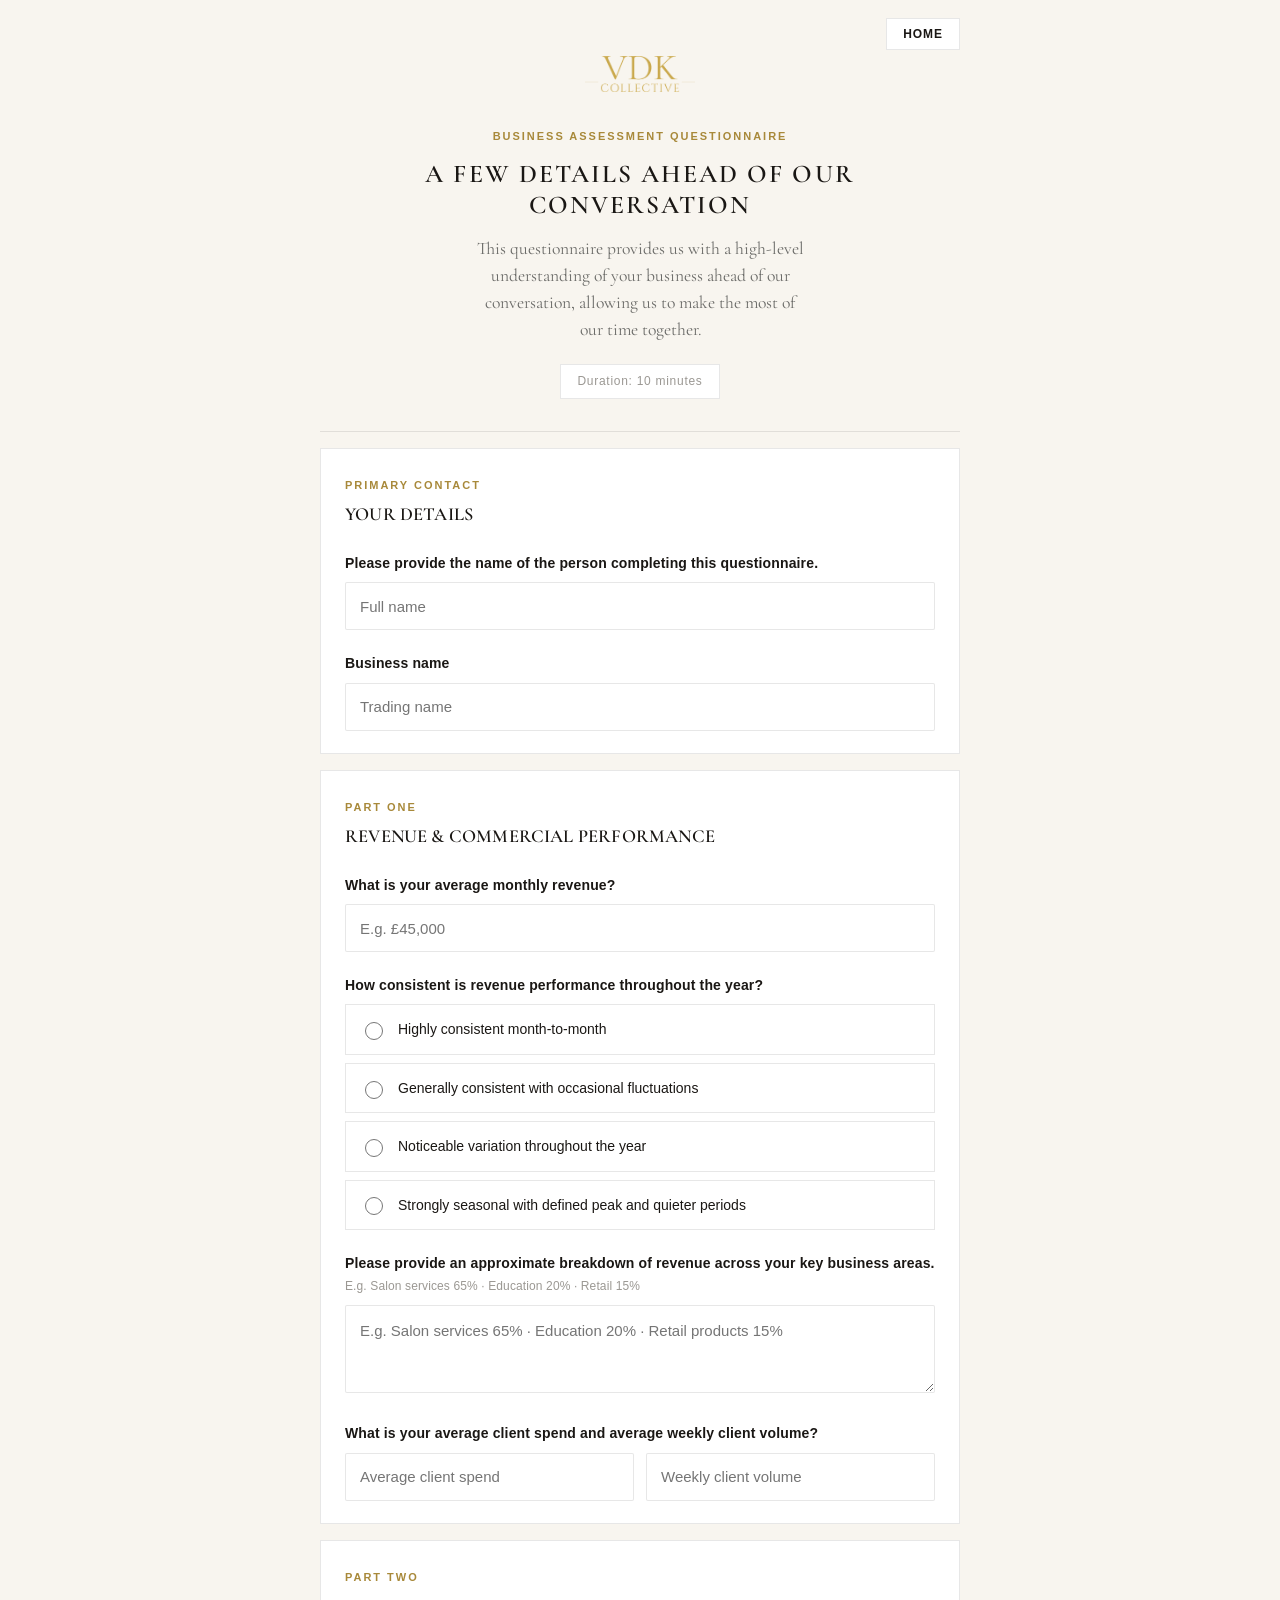
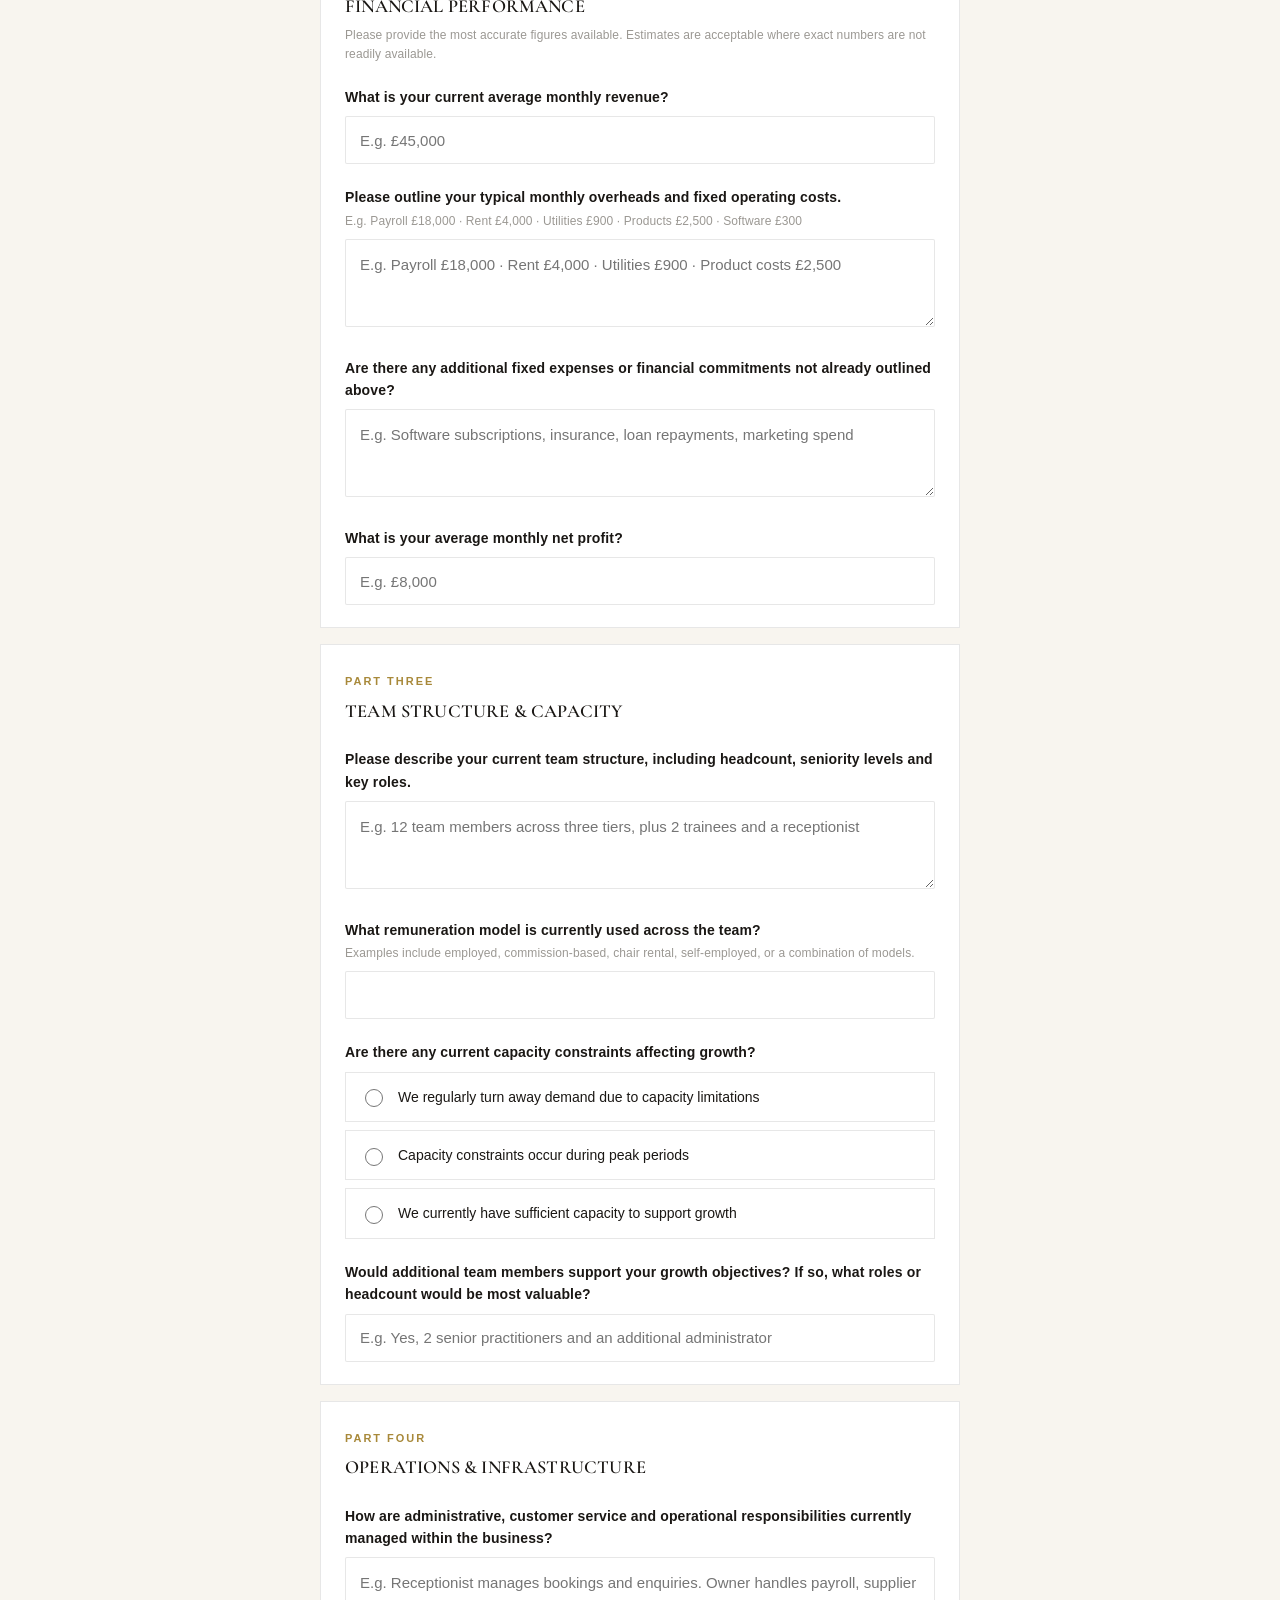
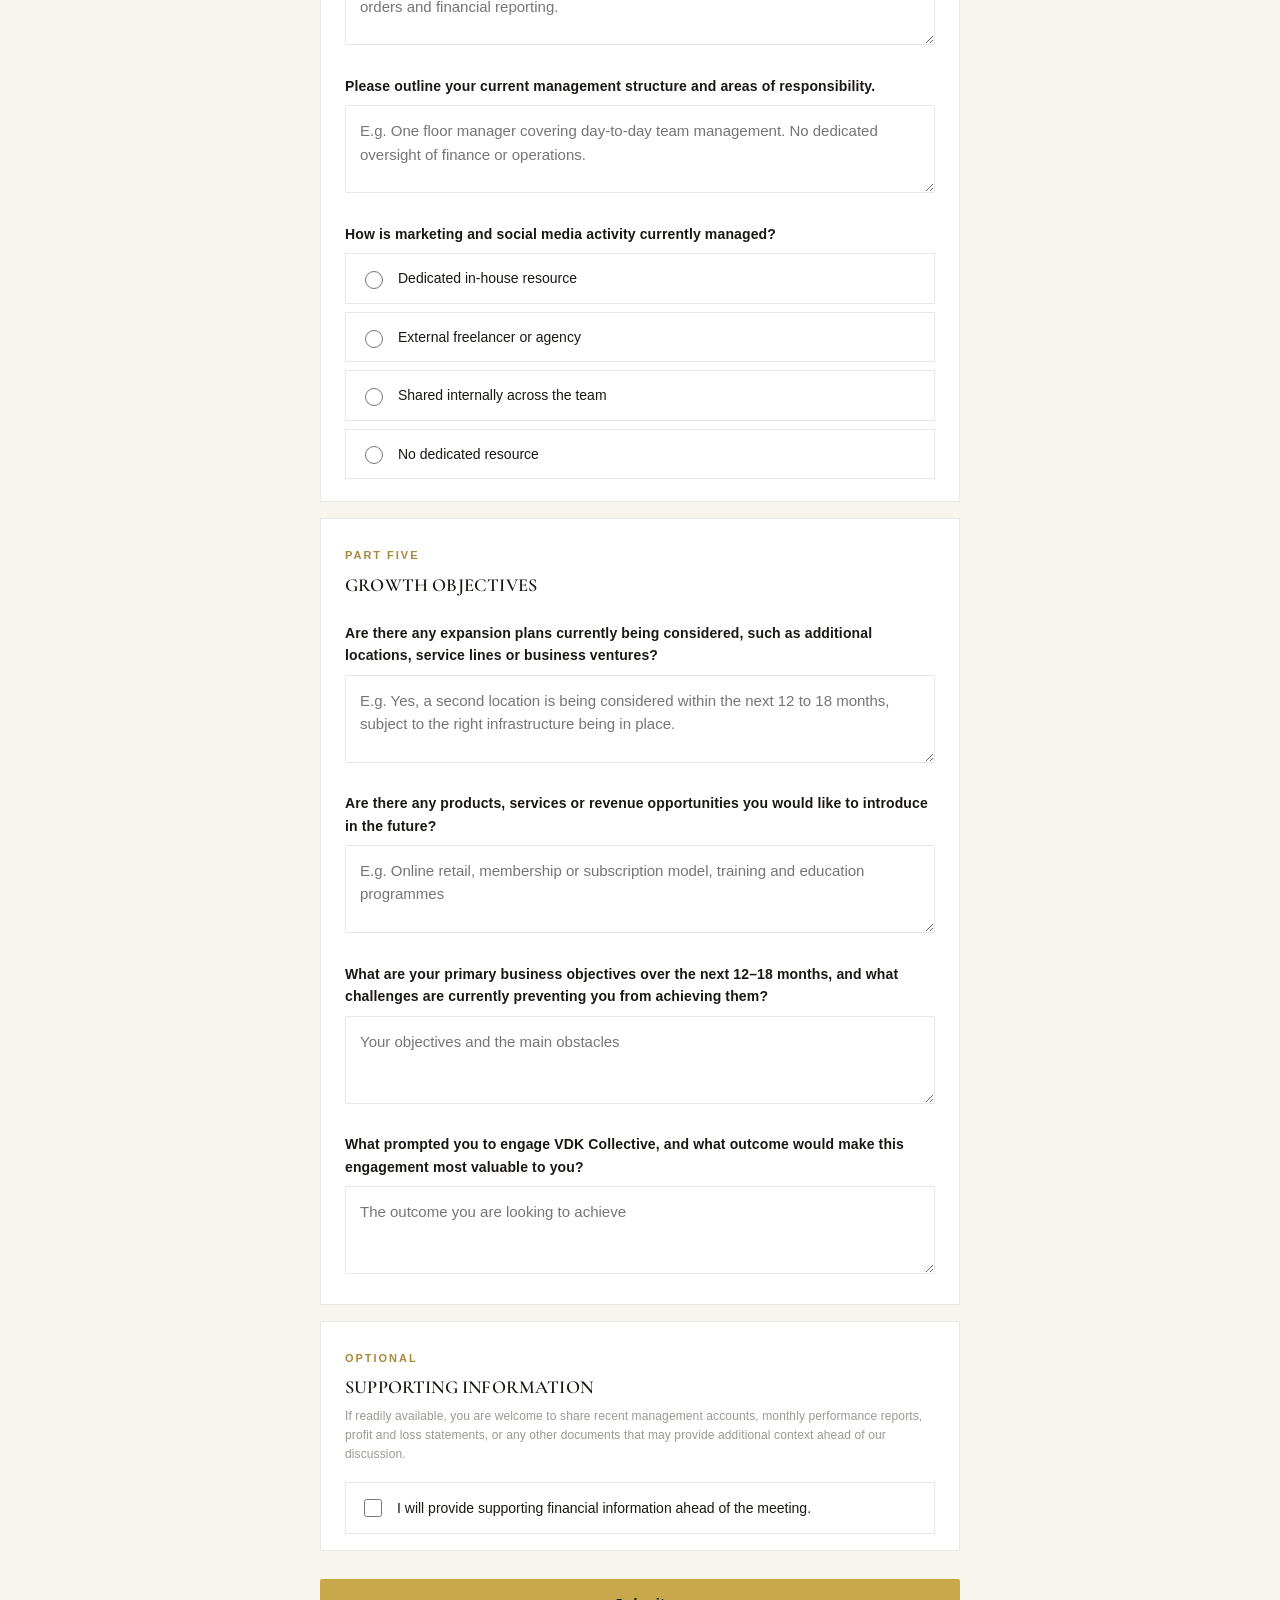
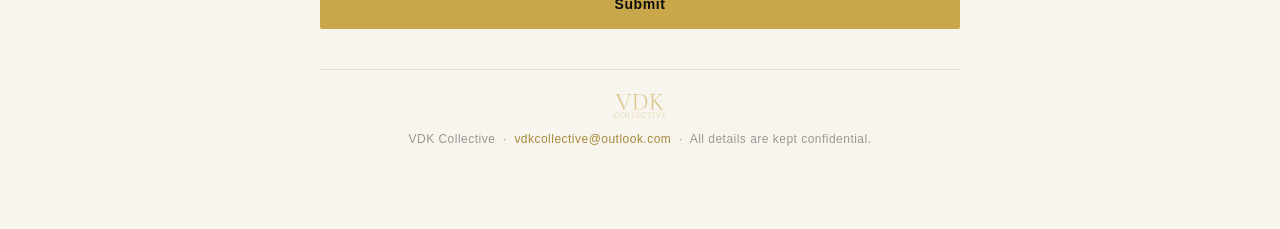
<file: questionnaire.html>
<!DOCTYPE html>
<html lang="en-GB">
<head>
  <meta charset="UTF-8">
  <meta name="viewport" content="width=device-width, initial-scale=1, viewport-fit=cover">
  <title>VDK Collective — Business Assessment Questionnaire</title>
  <meta name="description" content="Complete this Business Assessment Questionnaire ahead of your discovery call with VDK Collective.">
  <link rel="preconnect" href="https://fonts.googleapis.com">
  <link rel="preconnect" href="https://fonts.gstatic.com" crossorigin>
  <link href="https://fonts.googleapis.com/css2?family=Cinzel:wght@400;500;600;700&family=Cormorant+Garamond:ital,wght@0,400;0,500;0,600;1,400;1,500&display=swap" rel="stylesheet">
  <style>
    :root {
      --gold:       #C9A84C;
      --gold-deep:  #A8893A;
      --charcoal:   #1A1714;
      --black:      #0D0D0D;
      --cream:      #F8F5EF;
      --white:      #FFFFFF;
      --grey:       #6B6B68;
      --grey-light: #9B9893;
      --border:     rgba(26, 23, 20, 0.1);
      --radius:     2px;
      --ease:       cubic-bezier(0.16, 1, 0.3, 1);
      --font-display: 'Cinzel', serif;
      --font-body:    'Cormorant Garamond', serif;
      --font-ui:      -apple-system, BlinkMacSystemFont, 'Segoe UI', Roboto, sans-serif;
    }

    * { box-sizing: border-box; }
    html { -webkit-text-size-adjust: 100%; scroll-behavior: smooth; }

    body {
      margin: 0;
      background: var(--cream);
      color: var(--charcoal);
      font-family: var(--font-ui);
      font-size: 16px;
      line-height: 1.6;
      -webkit-font-smoothing: antialiased;
    }

    img { max-width: 100%; display: block; }

    .wrap {
      max-width: 680px;
      margin: 0 auto;
      padding: 0 20px 80px;
      position: relative;
    }

    header {
      padding: 56px 0 32px;
      text-align: center;
      border-bottom: 1px solid var(--border);
      margin-bottom: 0;
    }
    .header-logo {
      height: 36px;
      width: auto;
      margin: 0 auto 28px;
    }
    .header-eyebrow {
      font-family: var(--font-ui);
      font-size: 11px;
      letter-spacing: 0.18em;
      text-transform: uppercase;
      color: var(--gold-deep);
      font-weight: 600;
      margin: 0 0 14px;
    }
    h1 {
      font-family: 'Cormorant Garamond', serif;
      text-transform: uppercase;
      font-weight: 600;
      color: var(--charcoal);
      font-size: 1.6rem;
      line-height: 1.2;
      margin: 0 0 14px;
      letter-spacing: 0.08em;
    }
    .header-intro {
      font-family: var(--font-body);
      font-style: normal;
      color: var(--grey);
      font-size: 1.1rem;
      max-width: 42ch;
      margin: 0 auto 20px;
      line-height: 1.55;
    }
    .time-pill {
      display: inline-block;
      font-family: var(--font-ui);
      font-size: 12px;
      letter-spacing: 0.06em;
      color: var(--grey-light);
      border: 1px solid var(--border);
      background: var(--white);
      padding: 7px 16px;
    }

    .q-section {
      background: var(--white);
      border: 1px solid var(--border);
      padding: 28px 24px 16px;
      margin-top: 16px;
    }
    .section-eyebrow {
      font-family: var(--font-ui);
      font-size: 11px;
      letter-spacing: 0.18em;
      text-transform: uppercase;
      color: var(--gold-deep);
      font-weight: 600;
      margin: 0 0 6px;
    }
    .section-title {
      font-family: var(--font-body);
      font-weight: 600;
      color: var(--charcoal);
      font-size: 1.15rem;
      margin: 0 0 4px;
      letter-spacing: 0.01em;
    }
    .section-note {
      font-family: var(--font-ui);
      font-weight: 400;
      color: var(--grey-light);
      font-size: 12px;
      letter-spacing: 0.01em;
      margin: 0 0 18px;
    }

    .field { margin: 22px 0 6px; }

    label.q {
      display: block;
      font-family: var(--font-ui);
      font-weight: 600;
      font-size: 14px;
      color: var(--charcoal);
      margin-bottom: 8px;
      letter-spacing: 0.01em;
    }
    .hint {
      display: block;
      font-family: var(--font-ui);
      font-weight: 400;
      color: var(--grey-light);
      font-size: 12px;
      margin-top: 3px;
      letter-spacing: 0.01em;
    }

    input[type=text],
    input[type=email],
    textarea {
      width: 100%;
      font-family: var(--font-ui);
      font-size: 15px;
      color: var(--charcoal);
      background: var(--white);
      border: 1px solid var(--border);
      border-radius: var(--radius);
      padding: 13px 14px;
      min-height: 48px;
      transition: border-color 0.2s var(--ease);
      -webkit-appearance: none;
    }
    textarea {
      min-height: 88px;
      resize: vertical;
      line-height: 1.55;
    }
    input:focus, textarea:focus {
      outline: none;
      border-color: var(--gold);
    }

    .two {
      display: grid;
      grid-template-columns: 1fr 1fr;
      gap: 12px;
    }

    .choices { display: flex; flex-direction: column; gap: 8px; }

    .choice {
      display: flex;
      align-items: center;
      gap: 12px;
      border: 1px solid var(--border);
      padding: 13px 14px;
      cursor: pointer;
      background: var(--white);
      transition: border-color 0.15s var(--ease), background 0.15s var(--ease);
    }
    .choice:hover { border-color: var(--gold); }
    .choice input {
      width: 18px;
      height: 18px;
      accent-color: var(--gold-deep);
      flex: none;
      cursor: pointer;
    }
    .choice span {
      font-family: var(--font-ui);
      font-size: 14px;
      color: var(--charcoal);
    }
    .choice.sel {
      border-color: var(--gold-deep);
      background: #FDFBF6;
    }

    .send { margin-top: 28px; }

    .btn-primary {
      width: 100%;
      font-family: var(--font-ui);
      cursor: pointer;
      border: none;
      background: var(--gold);
      color: var(--black);
      font-size: 14px;
      font-weight: 600;
      letter-spacing: 0.04em;
      padding: 17px 28px;
      border-radius: var(--radius);
      transition: background 0.2s var(--ease), transform 0.2s var(--ease);
    }
    .btn-primary:hover {
      background: var(--gold-deep);
      transform: translateY(-1px);
    }

    .site-nav {
      position: absolute;
      top: 20px;
      right: 20px;
    }
    .site-nav a {
      font-family: var(--font-ui);
      font-size: 12px;
      font-weight: 600;
      letter-spacing: 0.08em;
      text-transform: uppercase;
      color: var(--charcoal);
      text-decoration: none;
      border: 1px solid var(--border);
      padding: 8px 16px;
      background: var(--white);
      transition: border-color 0.2s var(--ease);
    }
    .site-nav a:hover { border-color: var(--gold); }
    .header-logo-link { display: inline-block; }

    footer {
      text-align: center;
      font-family: var(--font-ui);
      color: var(--grey-light);
      font-size: 12px;
      letter-spacing: 0.04em;
      margin-top: 40px;
      padding-top: 24px;
      border-top: 1px solid var(--border);
    }
    footer a { color: var(--gold-deep); text-decoration: none; }

    @media (prefers-reduced-motion: no-preference) {
      .q-section {
        animation: rise 0.5s var(--ease) both;
      }
      @keyframes rise {
        from { opacity: 0; transform: translateY(10px); }
        to   { opacity: 1; transform: none; }
      }
    }

    @media (max-width: 480px) {
      h1 { font-size: 1.35rem; }
      .q-section { padding: 22px 18px 12px; }
      .two { grid-template-columns: 1fr; }
    }
  </style>
</head>
<body>

<div class="wrap">

  <nav class="site-nav"><a href="https://vdkcollective.co.uk">Home</a></nav>

  <header>
    <a href="https://vdkcollective.co.uk" class="header-logo-link"><img src="[data-uri]" alt="VDK Collective" class="header-logo"></a>
    <p class="header-eyebrow">Business Assessment Questionnaire</p>
    <h1>A few details ahead of our conversation</h1>
    <p class="header-intro">This questionnaire provides us with a high-level understanding of your business ahead of our conversation, allowing us to make the most of our time together.</p>
    <span class="time-pill">Duration: 10 minutes</span>
  </header>

  <form id="form" autocomplete="off">

    <!-- PRIMARY CONTACT -->
    <div class="q-section">
      <div class="section-eyebrow">Primary Contact</div>
      <div class="section-title">YOUR DETAILS</div>
      <div class="field">
        <label class="q" for="name">Please provide the name of the person completing this questionnaire.</label>
        <input type="text" id="name" placeholder="Full name">
      </div>
      <div class="field">
        <label class="q" for="biz">Business name</label>
        <input type="text" id="biz" placeholder="Trading name">
      </div>
    </div>

    <!-- PART ONE -->
    <div class="q-section">
      <div class="section-eyebrow">Part One</div>
      <div class="section-title">REVENUE &amp; COMMERCIAL PERFORMANCE</div>
      <div class="field">
        <label class="q" for="q1">What is your average monthly revenue?</label>
        <input type="text" id="q1" placeholder="E.g. &pound;45,000">
      </div>
      <div class="field">
        <label class="q">How consistent is revenue performance throughout the year?</label>
        <div class="choices" data-radio="q2">
          <label class="choice"><input type="radio" name="q2" value="Highly consistent month-to-month"><span>Highly consistent month-to-month</span></label>
          <label class="choice"><input type="radio" name="q2" value="Generally consistent with occasional fluctuations"><span>Generally consistent with occasional fluctuations</span></label>
          <label class="choice"><input type="radio" name="q2" value="Noticeable variation throughout the year"><span>Noticeable variation throughout the year</span></label>
          <label class="choice"><input type="radio" name="q2" value="Strongly seasonal with defined peak and quieter periods"><span>Strongly seasonal with defined peak and quieter periods</span></label>
        </div>
      </div>
      <div class="field">
        <label class="q" for="q3">Please provide an approximate breakdown of revenue across your key business areas.
          <span class="hint">E.g. Salon services 65% · Education 20% · Retail 15%</span></label>
        <textarea id="q3" placeholder="E.g. Salon services 65% &middot; Education 20% &middot; Retail products 15%"></textarea>
      </div>
      <div class="field">
        <label class="q">What is your average client spend and average weekly client volume?</label>
        <div class="two">
          <div><input type="text" id="q4a" placeholder="Average client spend"></div>
          <div><input type="text" id="q4b" placeholder="Weekly client volume"></div>
        </div>
      </div>
    </div>

    <!-- PART TWO -->
    <div class="q-section">
      <div class="section-eyebrow">Part Two</div>
      <div class="section-title">FINANCIAL PERFORMANCE</div>
      <p class="section-note">Please provide the most accurate figures available. Estimates are acceptable where exact numbers are not readily available.</p>
      <div class="field">
        <label class="q" for="q5rev">What is your current average monthly revenue?</label>
        <input type="text" id="q5rev" placeholder="E.g. &pound;45,000">
      </div>
      <div class="field">
        <label class="q" for="q5over">Please outline your typical monthly overheads and fixed operating costs.
          <span class="hint">E.g. Payroll £18,000 · Rent £4,000 · Utilities £900 · Products £2,500 · Software £300</span></label>
        <textarea id="q5over" placeholder="E.g. Payroll &pound;18,000 &middot; Rent &pound;4,000 &middot; Utilities &pound;900 &middot; Product costs &pound;2,500"></textarea>
      </div>
      <div class="field">
        <label class="q" for="q5other">Are there any additional fixed expenses or financial commitments not already outlined above?</label>
        <textarea id="q5other" placeholder="E.g. Software subscriptions, insurance, loan repayments, marketing spend"></textarea>
      </div>
      <div class="field">
        <label class="q" for="q5profit">What is your average monthly net profit?</label>
        <input type="text" id="q5profit" placeholder="E.g. &pound;8,000">
      </div>
    </div>

    <!-- PART THREE -->
    <div class="q-section">
      <div class="section-eyebrow">Part Three</div>
      <div class="section-title">TEAM STRUCTURE &amp; CAPACITY</div>
      <div class="field">
        <label class="q" for="q6">Please describe your current team structure, including headcount, seniority levels and key roles.</label>
        <textarea id="q6" placeholder="E.g. 12 team members across three tiers, plus 2 trainees and a receptionist"></textarea>
      </div>
      <div class="field">
        <label class="q" for="q7">What remuneration model is currently used across the team?
          <span class="hint">Examples include employed, commission-based, chair rental, self-employed, or a combination of models.</span></label>
        <input type="text" id="q7">
      </div>
      <div class="field">
        <label class="q">Are there any current capacity constraints affecting growth?</label>
        <div class="choices" data-radio="q8">
          <label class="choice"><input type="radio" name="q8" value="We regularly turn away demand due to capacity limitations"><span>We regularly turn away demand due to capacity limitations</span></label>
          <label class="choice"><input type="radio" name="q8" value="Capacity constraints occur during peak periods"><span>Capacity constraints occur during peak periods</span></label>
          <label class="choice"><input type="radio" name="q8" value="We currently have sufficient capacity to support growth"><span>We currently have sufficient capacity to support growth</span></label>
        </div>
      </div>
      <div class="field">
        <label class="q" for="q9">Would additional team members support your growth objectives? If so, what roles or headcount would be most valuable?</label>
        <input type="text" id="q9" placeholder="E.g. Yes, 2 senior practitioners and an additional administrator">
      </div>
    </div>

    <!-- PART FOUR -->
    <div class="q-section">
      <div class="section-eyebrow">Part Four</div>
      <div class="section-title">OPERATIONS &amp; INFRASTRUCTURE</div>
      <div class="field">
        <label class="q" for="q10">How are administrative, customer service and operational responsibilities currently managed within the business?</label>
        <textarea id="q10" placeholder="E.g. Receptionist manages bookings and enquiries. Owner handles payroll, supplier orders and financial reporting."></textarea>
      </div>
      <div class="field">
        <label class="q" for="q11">Please outline your current management structure and areas of responsibility.</label>
        <textarea id="q11" placeholder="E.g. One floor manager covering day-to-day team management. No dedicated oversight of finance or operations."></textarea>
      </div>
      <div class="field">
        <label class="q">How is marketing and social media activity currently managed?</label>
        <div class="choices" data-radio="q12">
          <label class="choice"><input type="radio" name="q12" value="Dedicated in-house resource"><span>Dedicated in-house resource</span></label>
          <label class="choice"><input type="radio" name="q12" value="External freelancer or agency"><span>External freelancer or agency</span></label>
          <label class="choice"><input type="radio" name="q12" value="Shared internally across the team"><span>Shared internally across the team</span></label>
          <label class="choice"><input type="radio" name="q12" value="No dedicated resource"><span>No dedicated resource</span></label>
        </div>
      </div>
    </div>

    <!-- PART FIVE -->
    <div class="q-section">
      <div class="section-eyebrow">Part Five</div>
      <div class="section-title">GROWTH OBJECTIVES</div>
      <div class="field">
        <label class="q" for="q13">Are there any expansion plans currently being considered, such as additional locations, service lines or business ventures?</label>
        <textarea id="q13" placeholder="E.g. Yes, a second location is being considered within the next 12 to 18 months, subject to the right infrastructure being in place."></textarea>
      </div>
      <div class="field">
        <label class="q" for="q14">Are there any products, services or revenue opportunities you would like to introduce in the future?</label>
        <textarea id="q14" placeholder="E.g. Online retail, membership or subscription model, training and education programmes"></textarea>
      </div>
      <div class="field">
        <label class="q" for="q15">What are your primary business objectives over the next 12&ndash;18 months, and what challenges are currently preventing you from achieving them?</label>
        <textarea id="q15" placeholder="Your objectives and the main obstacles"></textarea>
      </div>
      <div class="field">
        <label class="q" for="q16">What prompted you to engage VDK Collective, and what outcome would make this engagement most valuable to you?</label>
        <textarea id="q16" placeholder="The outcome you are looking to achieve"></textarea>
      </div>
    </div>

    <!-- OPTIONAL -->
    <div class="q-section">
      <div class="section-eyebrow">Optional</div>
      <div class="section-title">SUPPORTING INFORMATION</div>
      <p class="section-note">If readily available, you are welcome to share recent management accounts, monthly performance reports, profit and loss statements, or any other documents that may provide additional context ahead of our discussion.</p>
      <div class="choices" data-check="docs">
        <label class="choice">
          <input type="checkbox" name="docs" value="I will provide supporting financial information ahead of the meeting.">
          <span>I will provide supporting financial information ahead of the meeting.</span>
        </label>
      </div>
    </div>

    <div class="send">
      <button type="button" class="btn-primary" id="finish">Submit</button>
    </div>

  </form>

  <footer>
    <img src="[data-uri]" alt="VDK Collective" style="height:24px;width:auto;margin:0 auto 12px;opacity:0.6;">
    VDK Collective &nbsp;&middot;&nbsp; <a href="mailto:vdkcollective@outlook.com">vdkcollective@outlook.com</a>
    &nbsp;&middot;&nbsp; All details are kept confidential.
  </footer>

</div>

<script>
  /* ── Choice highlight ─────────────────────────────────── */
  document.querySelectorAll('.choice input').forEach(function (inp) {
    inp.addEventListener('change', function () {
      if (inp.type === 'radio') {
        inp.closest('.choices').querySelectorAll('.choice').forEach(function (c) {
          c.classList.remove('sel');
        });
      }
      inp.closest('.choice').classList.toggle('sel', inp.checked);
    });
  });

  /* ── Helpers ──────────────────────────────────────────── */
  function val(id)    { var e = document.getElementById(id); return e ? e.value.trim() : ''; }
  function radio(nm)  { var e = document.querySelector('input[name="' + nm + '"]:checked'); return e ? e.value : ''; }
  function checks(nm) { return Array.from(document.querySelectorAll('input[name="' + nm + '"]:checked')).map(function (e) { return e.value; }); }

  /* ── Build summary ────────────────────────────────────── */
  function buildSummary() {
    var name = val('name') || '(not provided)';
    var biz  = val('biz')  || '(not provided)';
    var docs = checks('docs');
    var L    = [];

    L.push('VDK COLLECTIVE — BUSINESS ASSESSMENT QUESTIONNAIRE');
    L.push('Name: '     + name);
    L.push('Business: ' + biz);
    L.push('Submitted: ' + new Date().toLocaleDateString('en-GB', { day: 'numeric', month: 'long', year: 'numeric' }));
    L.push('');

    L.push('REVENUE & COMMERCIAL PERFORMANCE');
    L.push('Average monthly revenue: '        + (val('q1')   || '—'));
    L.push('Revenue consistency: '            + (radio('q2') || '—'));
    L.push('Revenue breakdown by area: '      + (val('q3')   || '—'));
    L.push('Average client spend: '           + (val('q4a')  || '—') + '  |  Weekly client volume: ' + (val('q4b') || '—'));
    L.push('');

    L.push('FINANCIAL PERFORMANCE');
    L.push('Average monthly revenue: '        + (val('q5rev')    || '—'));
    L.push('Monthly overheads & fixed costs: '+ (val('q5over')   || '—'));
    L.push('Additional fixed expenses: '      + (val('q5other')  || '—'));
    L.push('Average monthly net profit: '     + (val('q5profit') || '—'));
    L.push('');

    L.push('TEAM STRUCTURE & CAPACITY');
    L.push('Team structure: '          + (val('q6')   || '—'));
    L.push('Remuneration model: '      + (val('q7')   || '—'));
    L.push('Capacity constraints: '    + (radio('q8') || '—'));
    L.push('Additional team members: ' + (val('q9')   || '—'));
    L.push('');

    L.push('OPERATIONS & INFRASTRUCTURE');
    L.push('Administrative & operational management: ' + (val('q10')    || '—'));
    L.push('Management structure: '                   + (val('q11')    || '—'));
    L.push('Marketing & social media management: '    + (radio('q12')  || '—'));
    L.push('');

    L.push('GROWTH OBJECTIVES');
    L.push('Expansion plans: '                      + (val('q13') || '—'));
    L.push('Future products or revenue streams: '   + (val('q14') || '—'));
    L.push('12–18 month objectives & challenges: '  + (val('q15') || '—'));
    L.push('Reason for engaging VDK / desired outcome: ' + (val('q16') || '—'));
    L.push('');

    L.push('OPTIONAL SUPPORTING INFORMATION');
    if (docs.length) { docs.forEach(function (d) { L.push('[x] ' + d); }); }
    else { L.push('No supporting documents to follow.'); }

    return L.join('\n');
  }

  /* ── Submit ───────────────────────────────────────────── */
  document.getElementById('finish').addEventListener('click', function () {
    var summaryText = buildSummary();

    var formData = new FormData();
    formData.append('submission', summaryText);

    fetch('https://script.google.com/macros/s/AKfycbwH2MGzTyojtGy2FMsuePfiyVGS98m6QyhIAhHIUfjj1HbAVI8tSrl0hJZKeHgCtFf0LA/exec', {
      method: 'POST',
      mode: 'no-cors',
      body: formData
    })
    .then(function () {
      window.location.href = 'thank-you.html';
    })
    .catch(function () {
      window.location.href = 'thank-you.html';
    });
  });
</script>

</body>
</html>
</file>
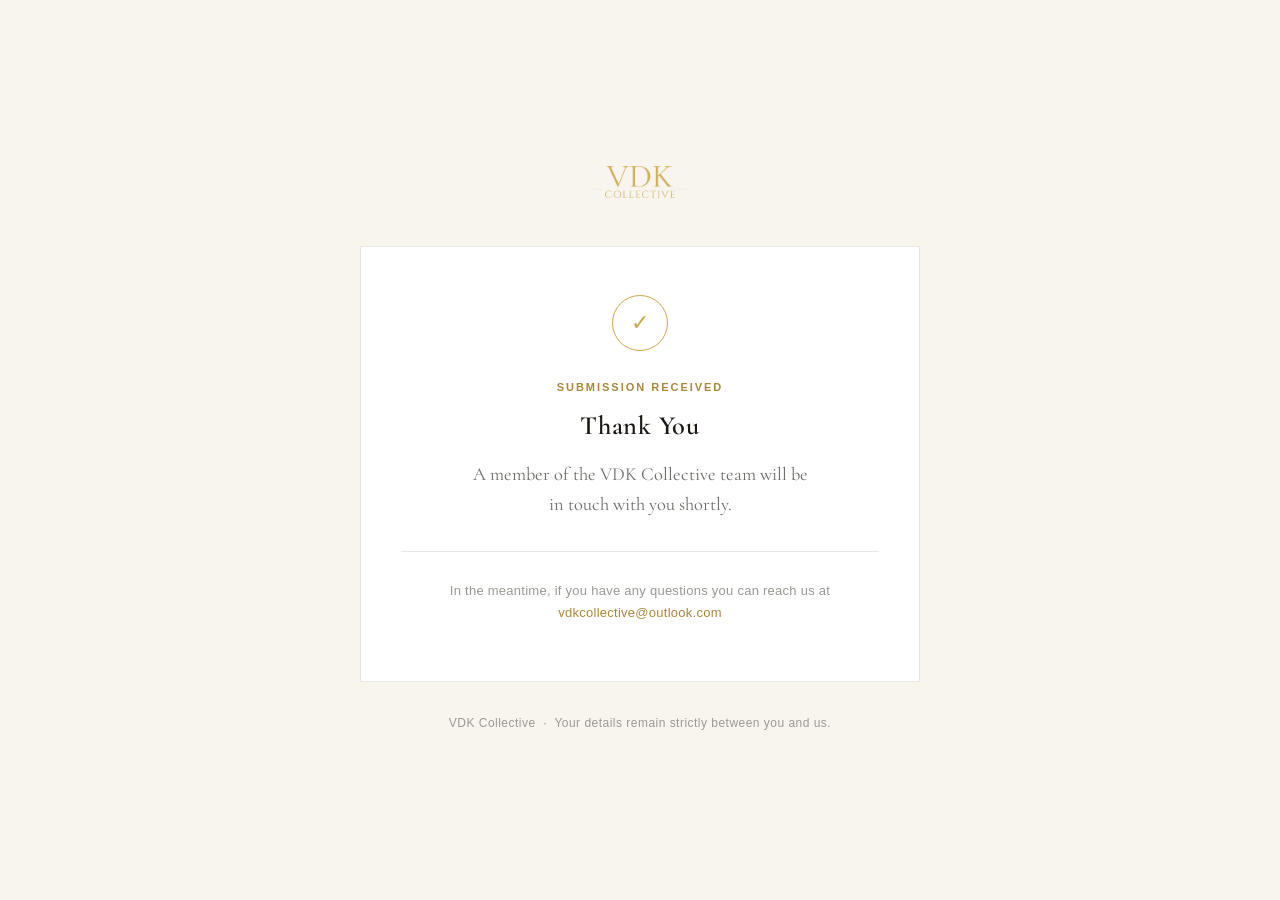
<file: thank-you.html>
<!DOCTYPE html>
<html lang="en-GB">
<head>
  <meta charset="UTF-8">
  <meta name="viewport" content="width=device-width, initial-scale=1, viewport-fit=cover">
  <title>VDK Collective — Thank You</title>
  <link rel="preconnect" href="https://fonts.googleapis.com">
  <link rel="preconnect" href="https://fonts.gstatic.com" crossorigin>
  <link href="https://fonts.googleapis.com/css2?family=Cinzel:wght@400;500;600;700&family=Cormorant+Garamond:ital,wght@0,400;0,500;0,600;1,400;1,500&display=swap" rel="stylesheet">
  <style>
    :root {
      --gold:       #C9A84C;
      --gold-deep:  #A8893A;
      --charcoal:   #1A1714;
      --black:      #0D0D0D;
      --cream:      #F8F5EF;
      --white:      #FFFFFF;
      --grey:       #6B6B68;
      --grey-light: #9B9893;
      --border:     rgba(26, 23, 20, 0.1);
      --radius:     2px;
      --ease:       cubic-bezier(0.16, 1, 0.3, 1);
      --font-display: 'Cinzel', serif;
      --font-body:    'Cormorant Garamond', serif;
      --font-ui:      -apple-system, BlinkMacSystemFont, 'Segoe UI', Roboto, sans-serif;
    }

    * { box-sizing: border-box; }
    html { -webkit-text-size-adjust: 100%; }

    body {
      margin: 0;
      min-height: 100vh;
      background: var(--cream);
      color: var(--charcoal);
      font-family: var(--font-ui);
      font-size: 16px;
      line-height: 1.6;
      -webkit-font-smoothing: antialiased;
      display: flex;
      flex-direction: column;
      align-items: center;
      justify-content: center;
      padding: 40px 20px;
    }

    .wrap {
      max-width: 560px;
      width: 100%;
      text-align: center;
    }

    .logo {
      height: 32px;
      width: auto;
      margin: 0 auto 40px;
      opacity: 0.9;
    }

    .card {
      background: var(--white);
      border: 1px solid var(--border);
      padding: 48px 40px 44px;
      animation: rise 0.6s var(--ease) both;
    }

    @keyframes rise {
      from { opacity: 0; transform: translateY(12px); }
      to   { opacity: 1; transform: none; }
    }

    .check-ring {
      display: inline-flex;
      align-items: center;
      justify-content: center;
      width: 56px;
      height: 56px;
      border-radius: 50%;
      border: 1.5px solid var(--gold);
      color: var(--gold);
      font-size: 22px;
      margin: 0 auto 28px;
    }

    .eyebrow {
      font-family: var(--font-ui);
      font-size: 11px;
      letter-spacing: 0.18em;
      text-transform: uppercase;
      color: var(--gold-deep);
      font-weight: 600;
      margin: 0 0 14px;
    }

    h1 {
      font-family: var(--font-body);
      font-weight: 600;
      font-size: 1.65rem;
      color: var(--charcoal);
      letter-spacing: 0.03em;
      line-height: 1.2;
      margin: 0 0 18px;
    }

    .message {
      font-family: var(--font-body);
      font-style: normal;
      font-size: 1.15rem;
      color: var(--grey);
      line-height: 1.6;
      margin: 0 0 32px;
      max-width: 38ch;
      margin-left: auto;
      margin-right: auto;
    }

    .divider {
      height: 1px;
      background: var(--border);
      margin: 0 0 28px;
    }

    .detail {
      font-family: var(--font-ui);
      font-size: 13px;
      color: var(--grey-light);
      letter-spacing: 0.02em;
      line-height: 1.7;
    }

    .detail a {
      color: var(--gold-deep);
      text-decoration: none;
    }

    footer {
      margin-top: 32px;
      font-family: var(--font-ui);
      font-size: 12px;
      color: var(--grey-light);
      letter-spacing: 0.04em;
    }

    @media (max-width: 480px) {
      .card { padding: 36px 24px 32px; }
      h1 { font-size: 1.4rem; }
    }
  </style>
</head>
<body>

<div class="wrap">

  <img src="[data-uri]" alt="VDK Collective" class="logo">

  <div class="card">
    <div class="check-ring">&#10003;</div>
    <p class="eyebrow">Submission Received</p>
    <h1>Thank You</h1>
    <p class="message">A member of the VDK Collective team will be in touch with you shortly.</p>
    <div class="divider"></div>
    <p class="detail">
      In the meantime, if you have any questions you can reach us at<br>
      <a href="mailto:vdkcollective@outlook.com">vdkcollective@outlook.com</a>
    </p>
  </div>

  <footer>
    VDK Collective &nbsp;&middot;&nbsp; Your details remain strictly between you and us.
  </footer>

</div>

</body>
</html>
</file>
